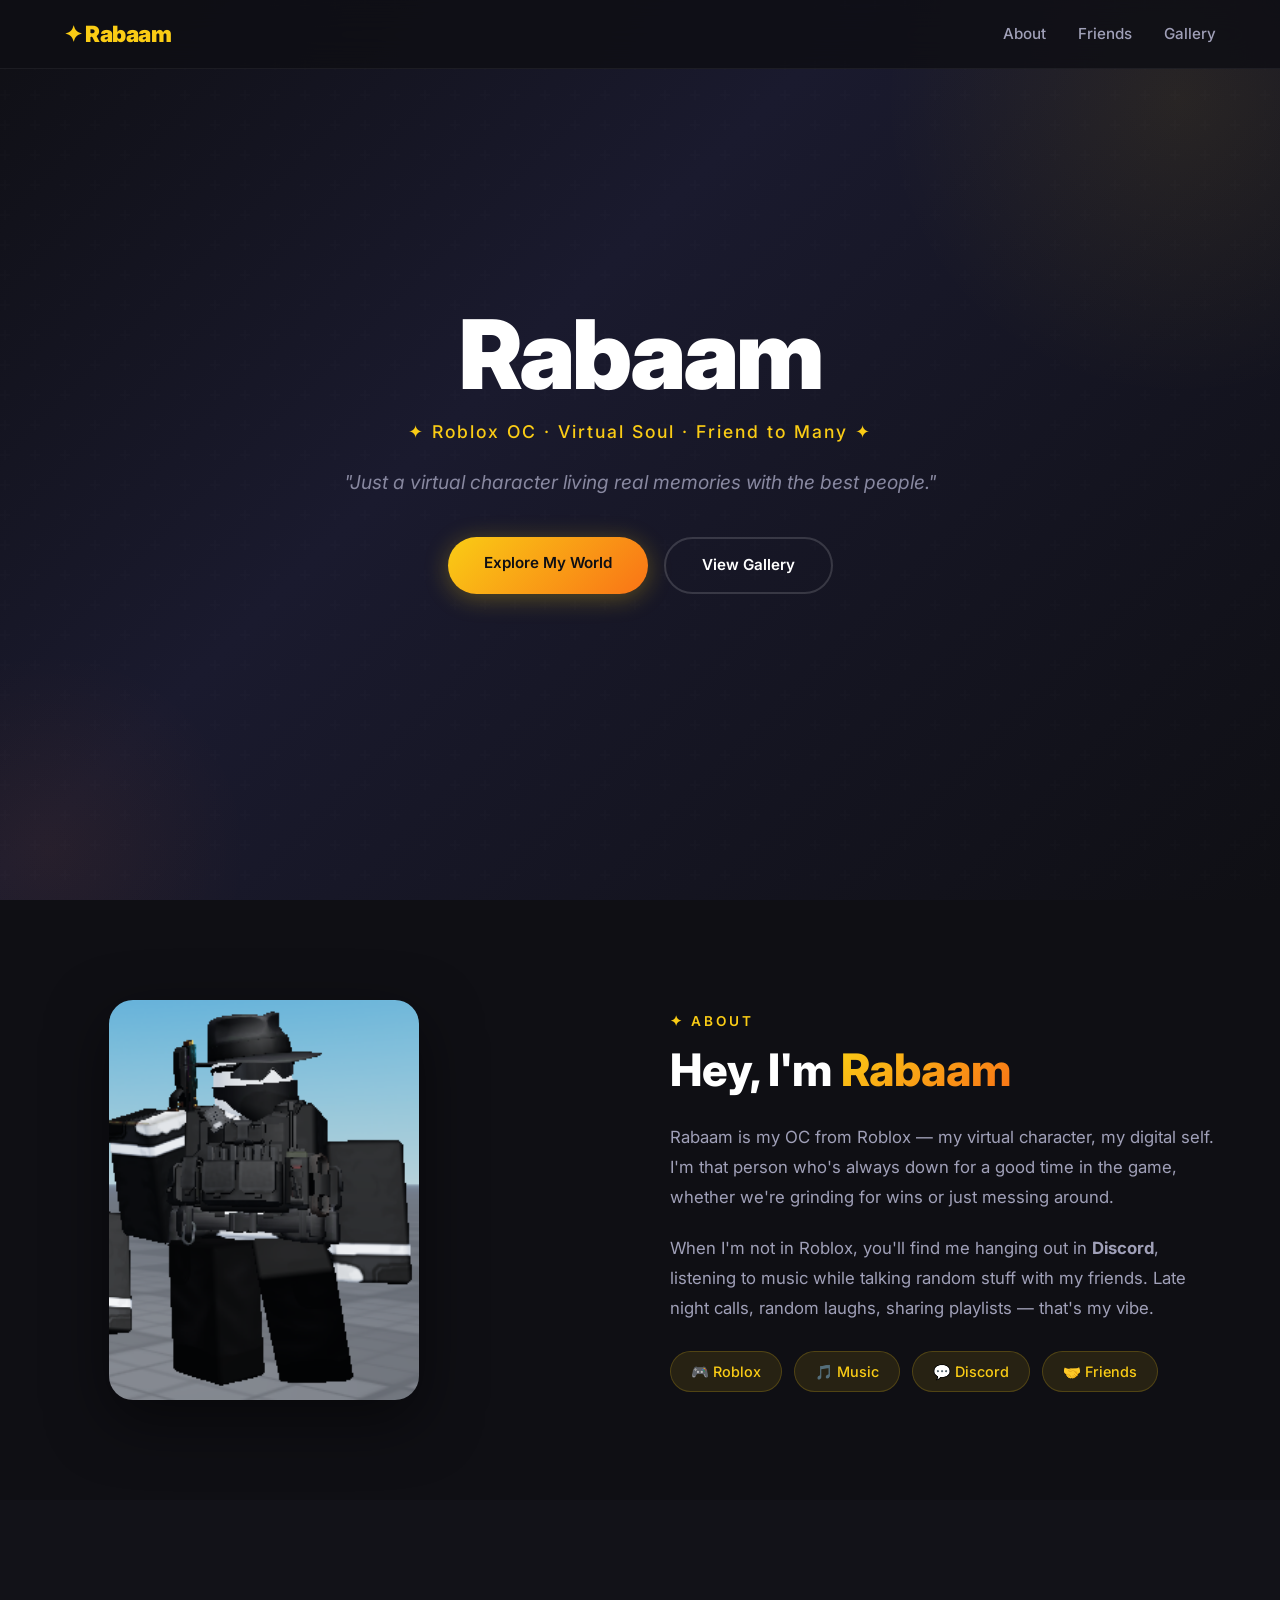
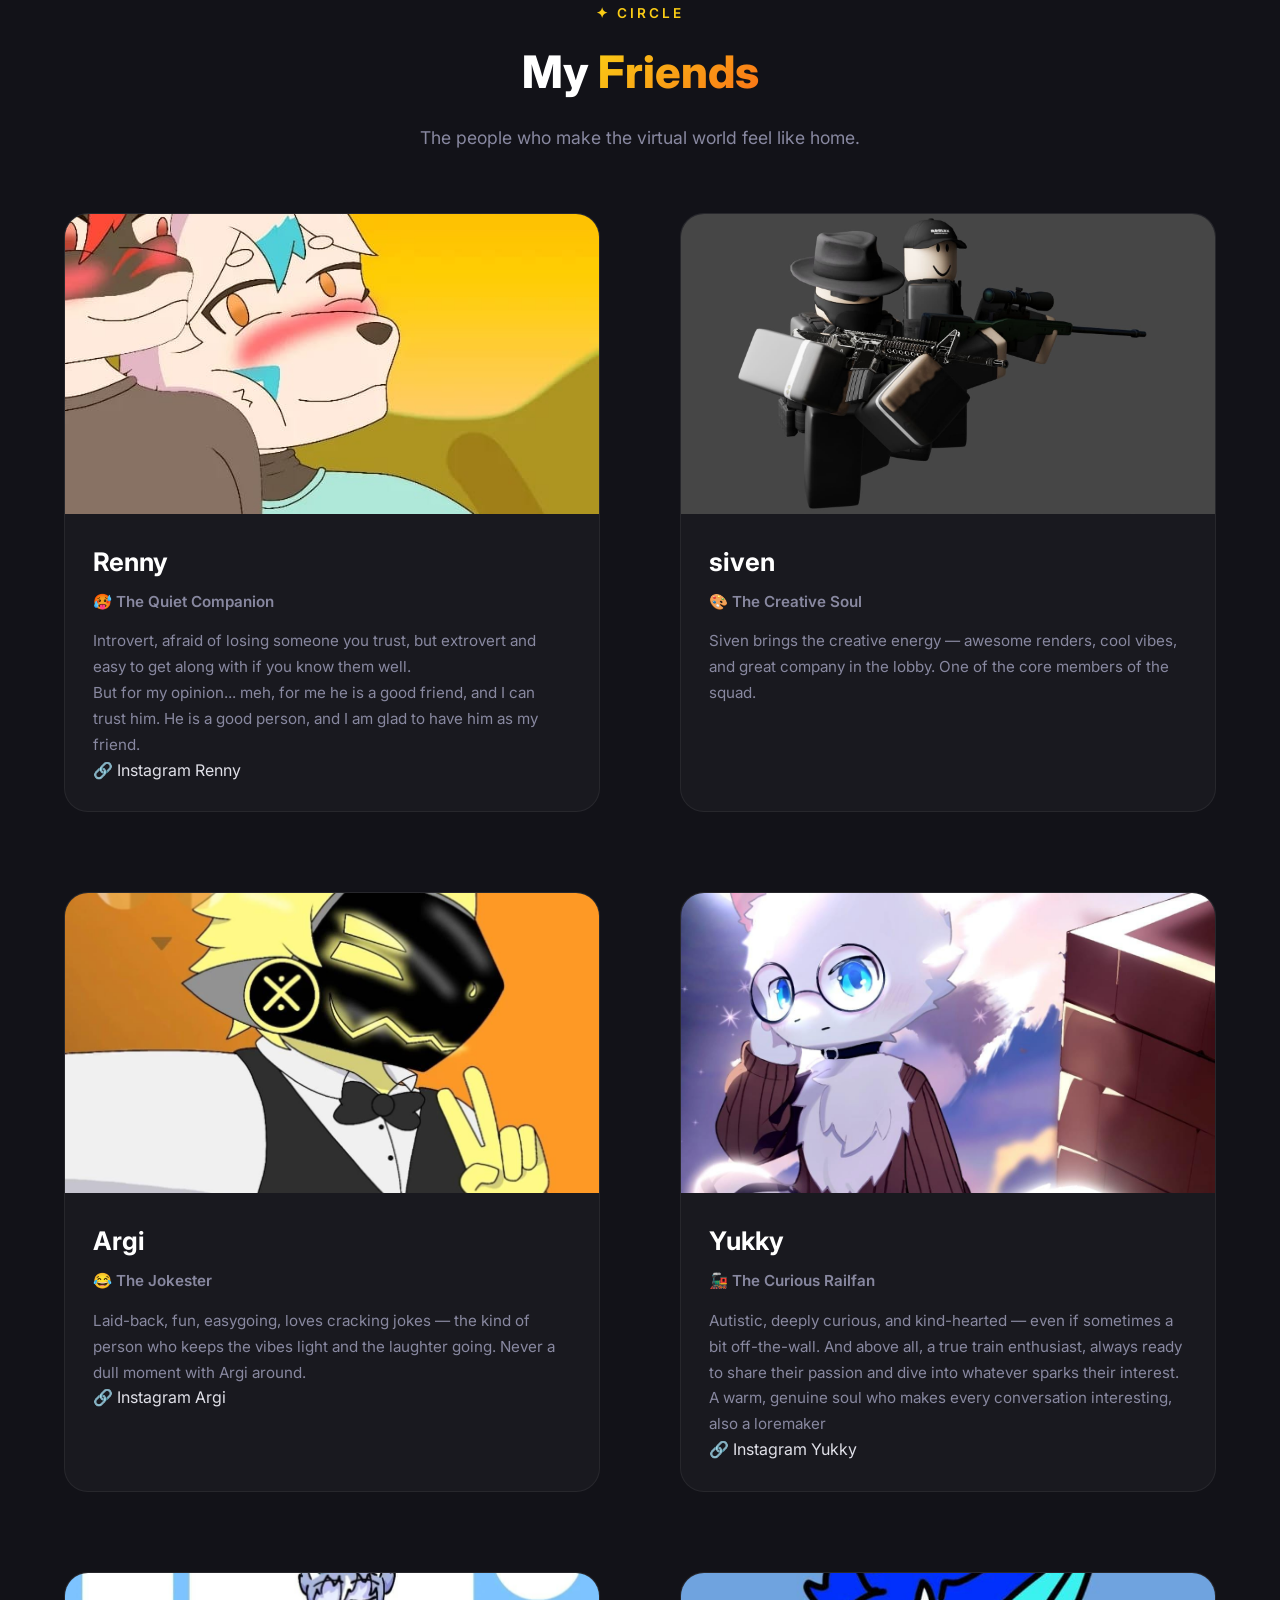
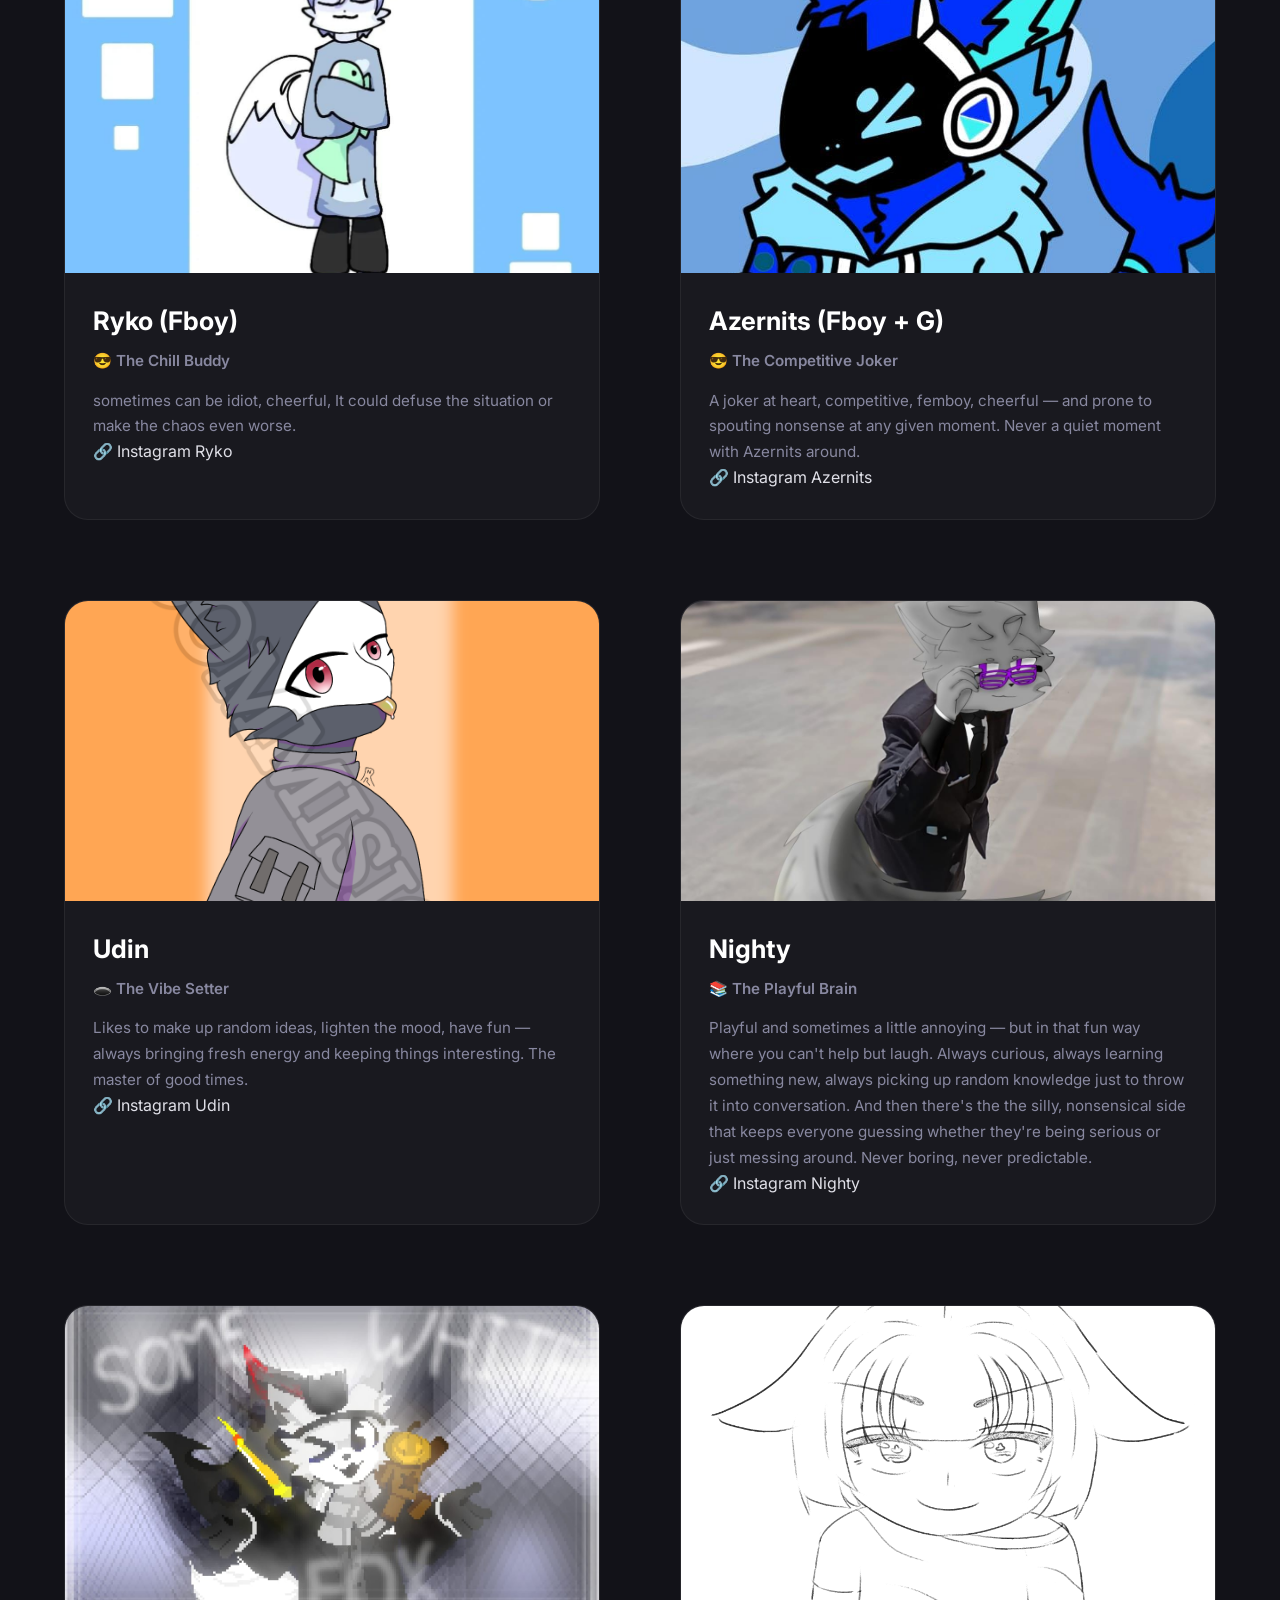
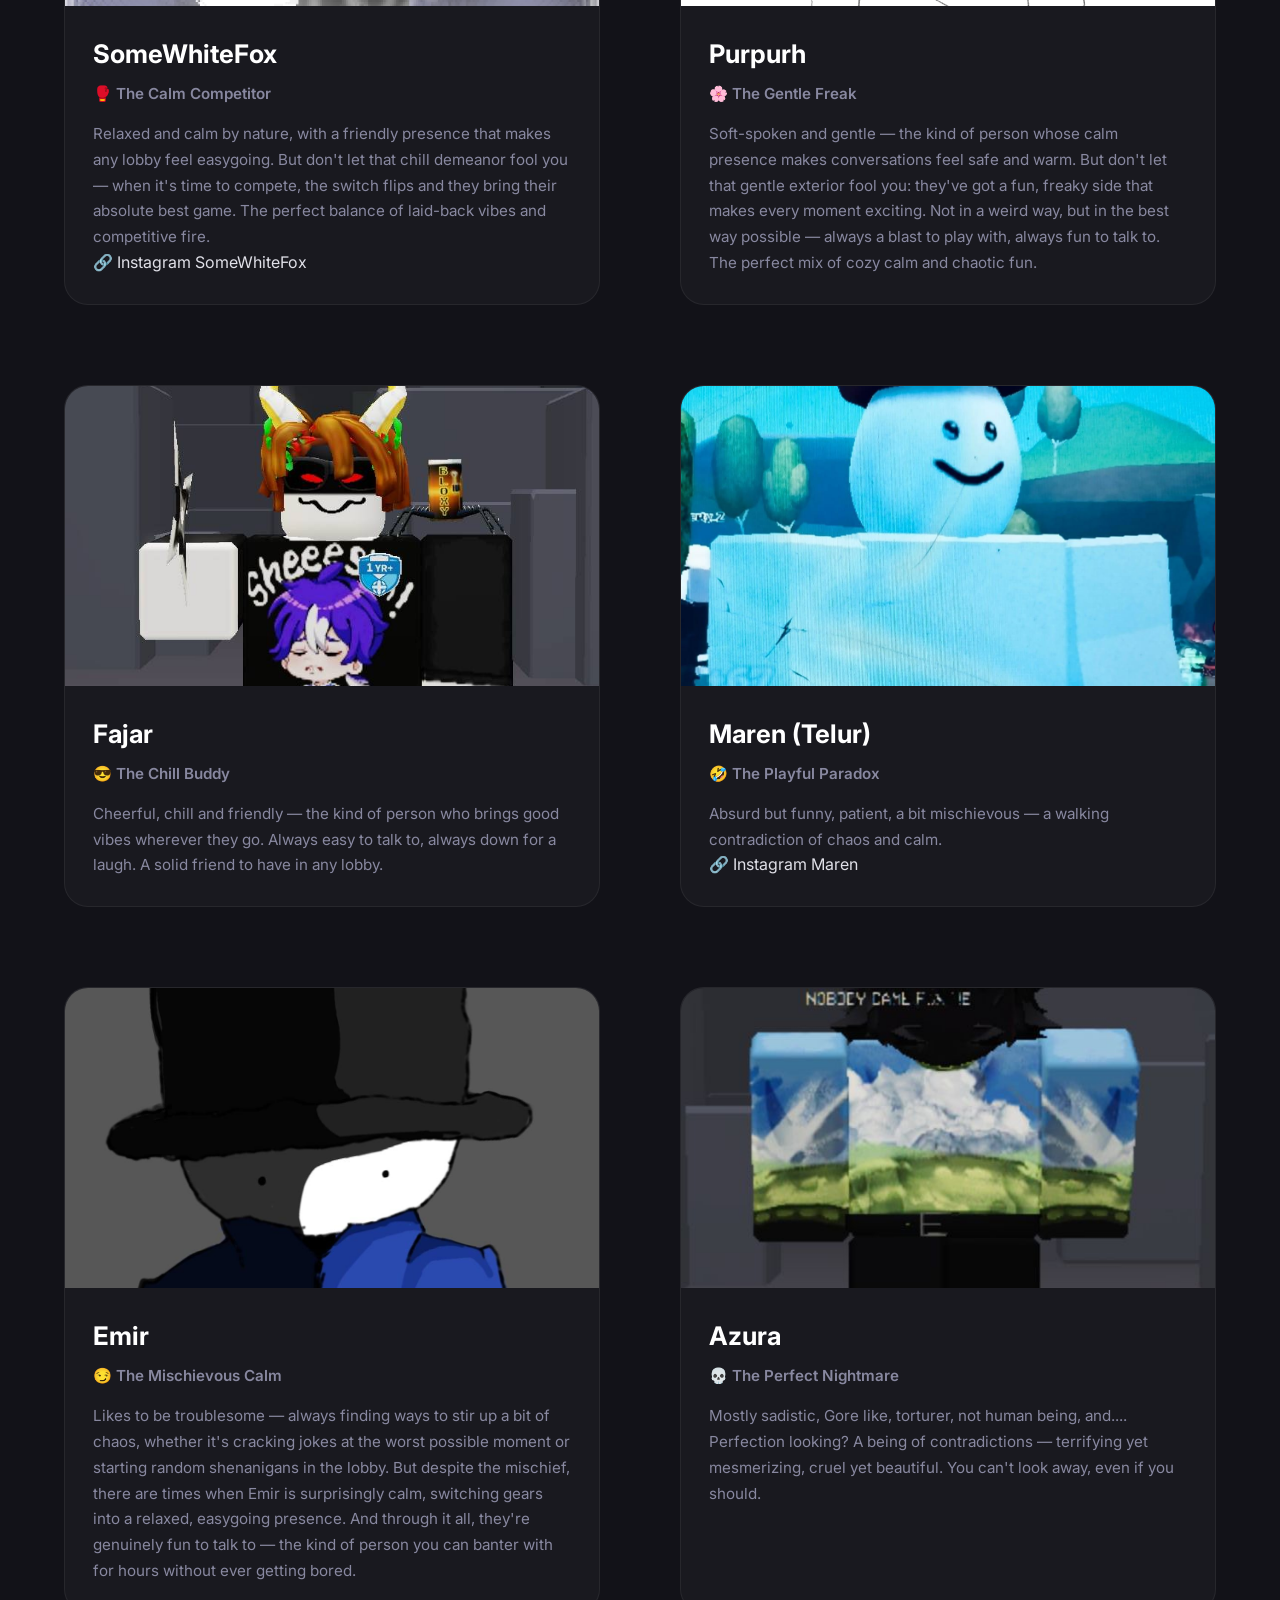
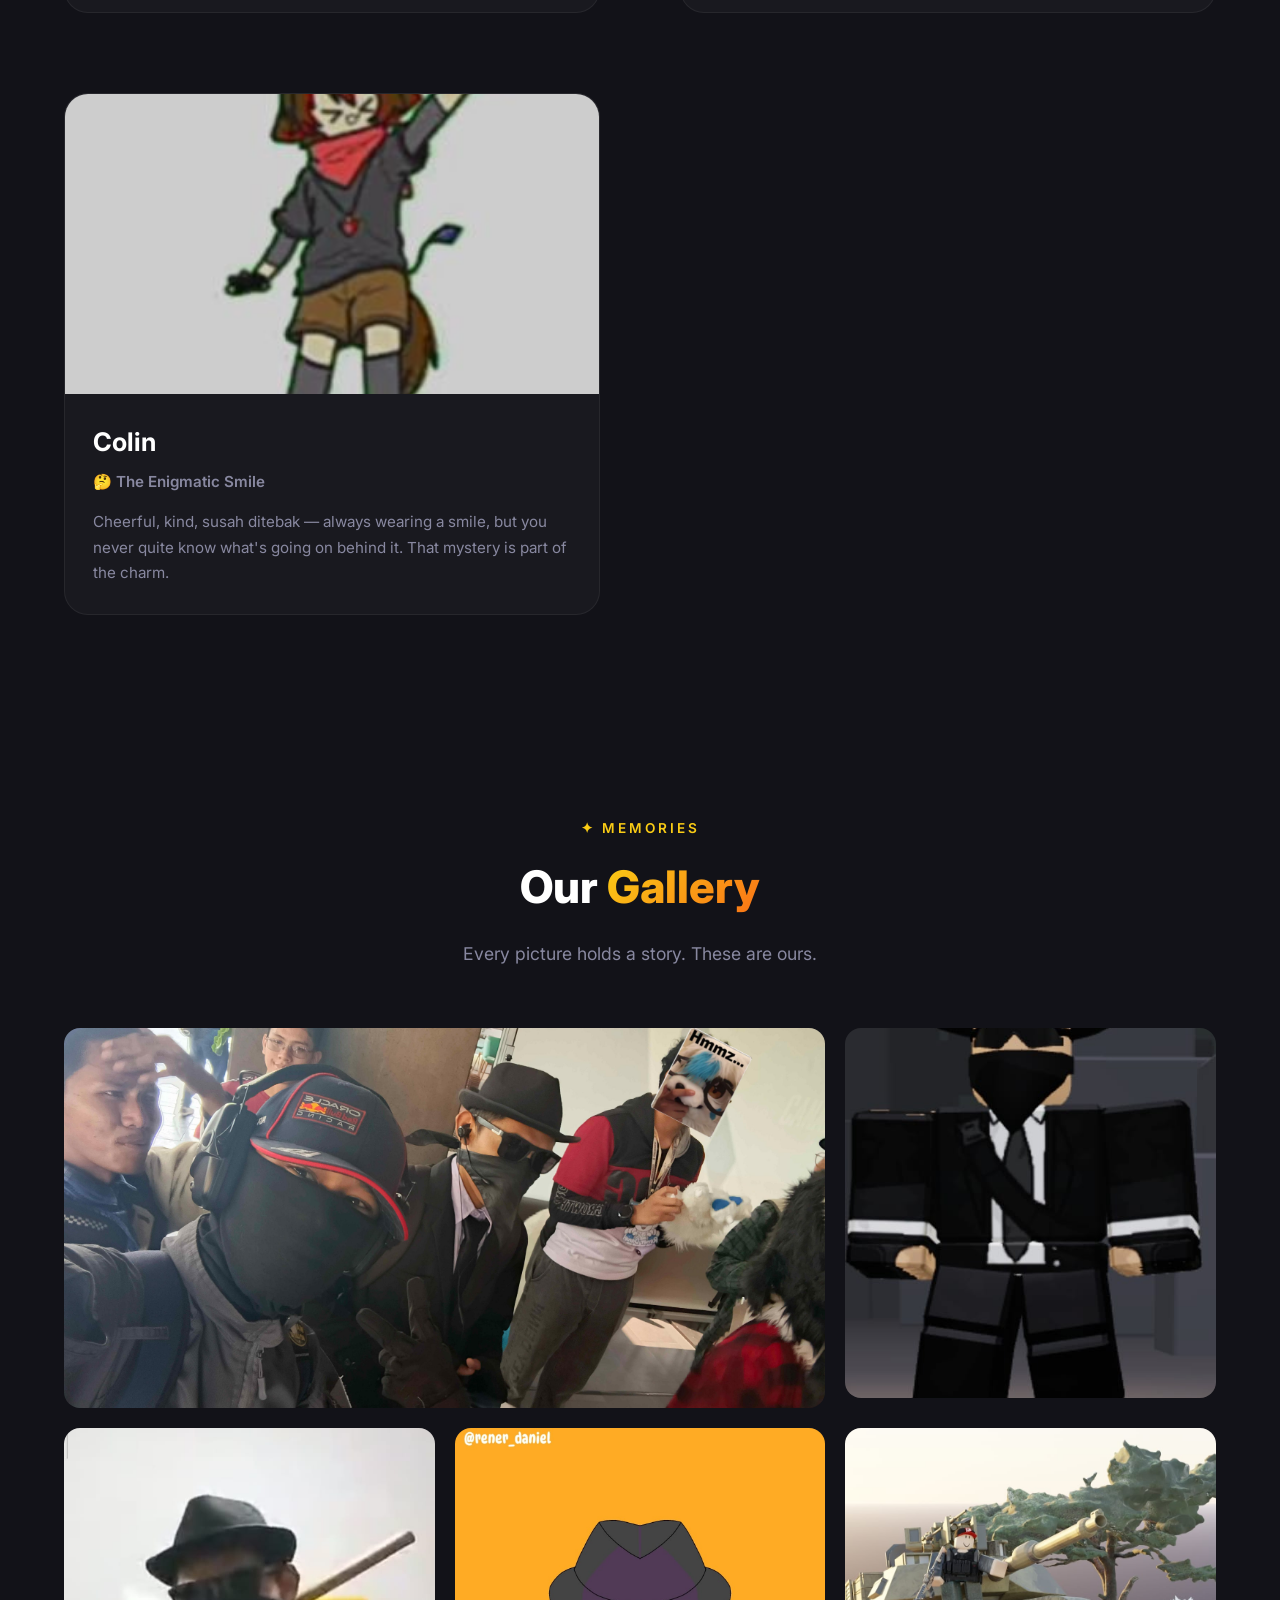
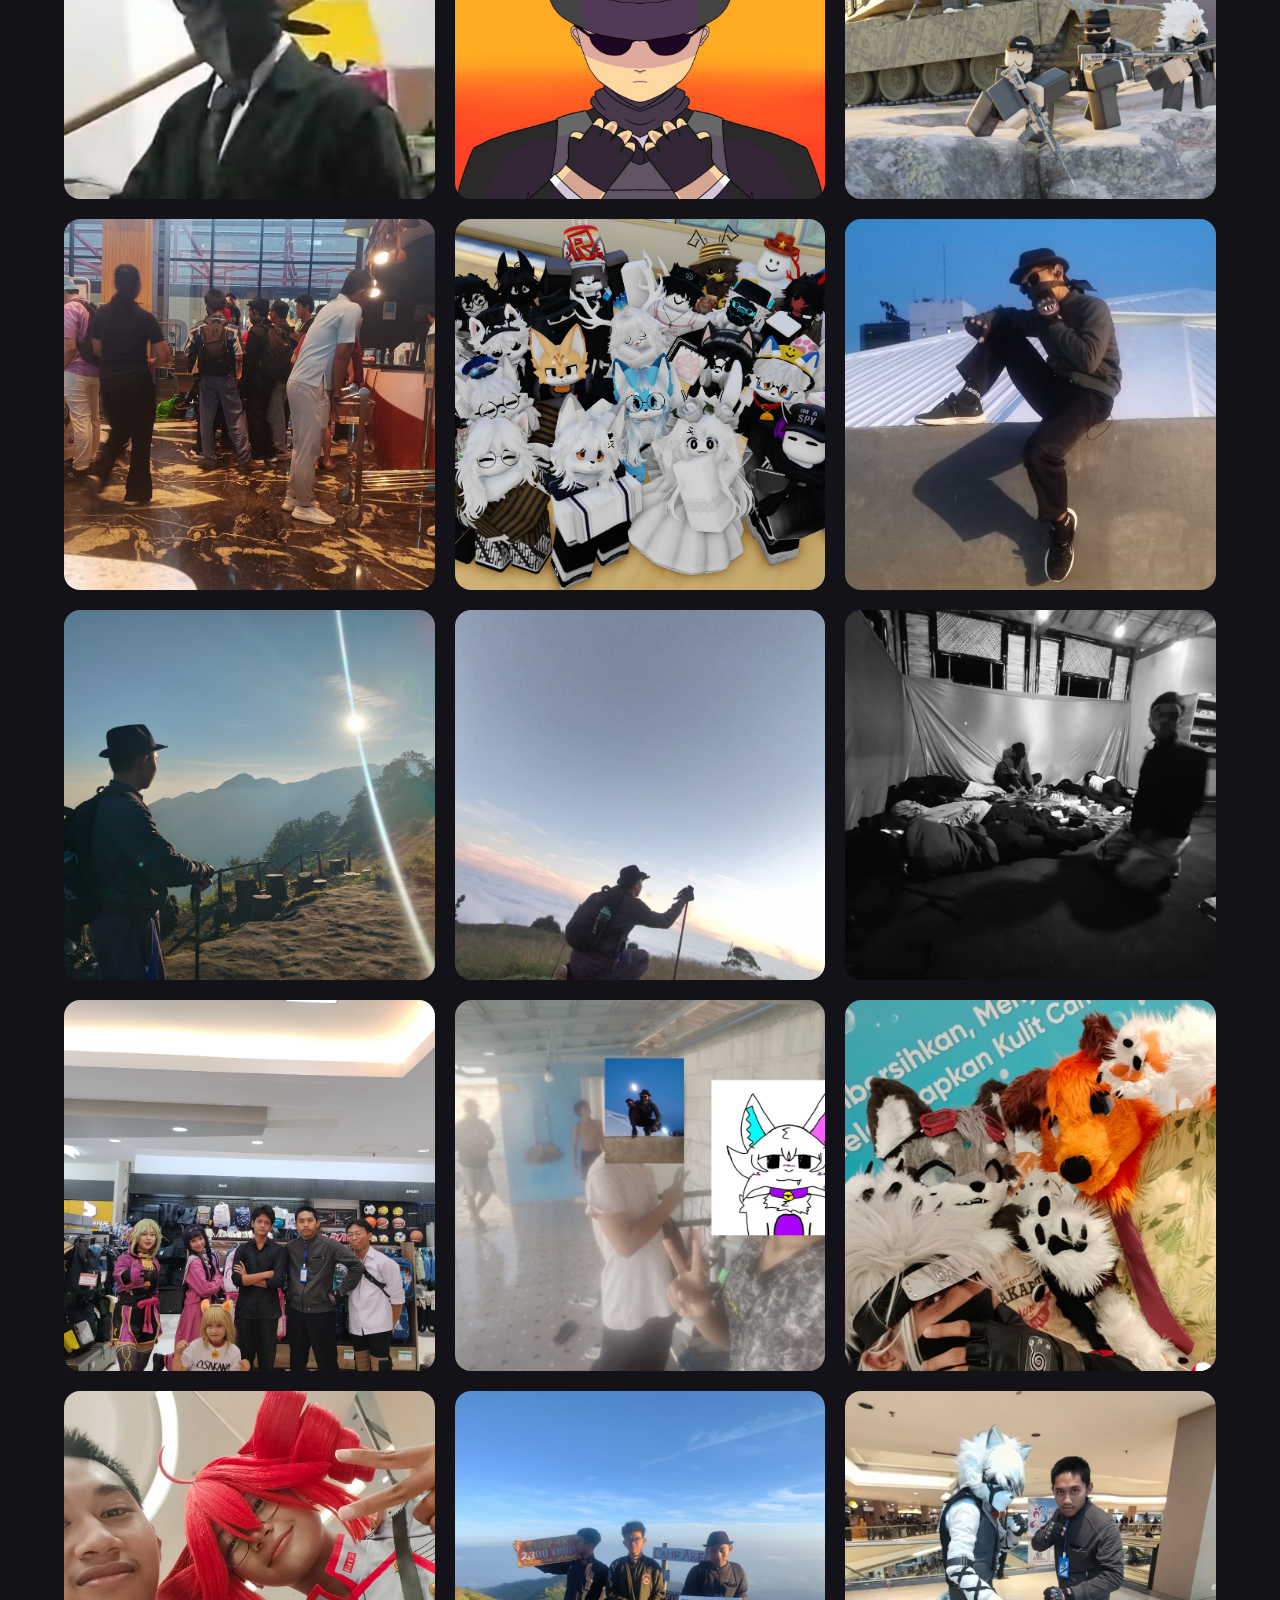
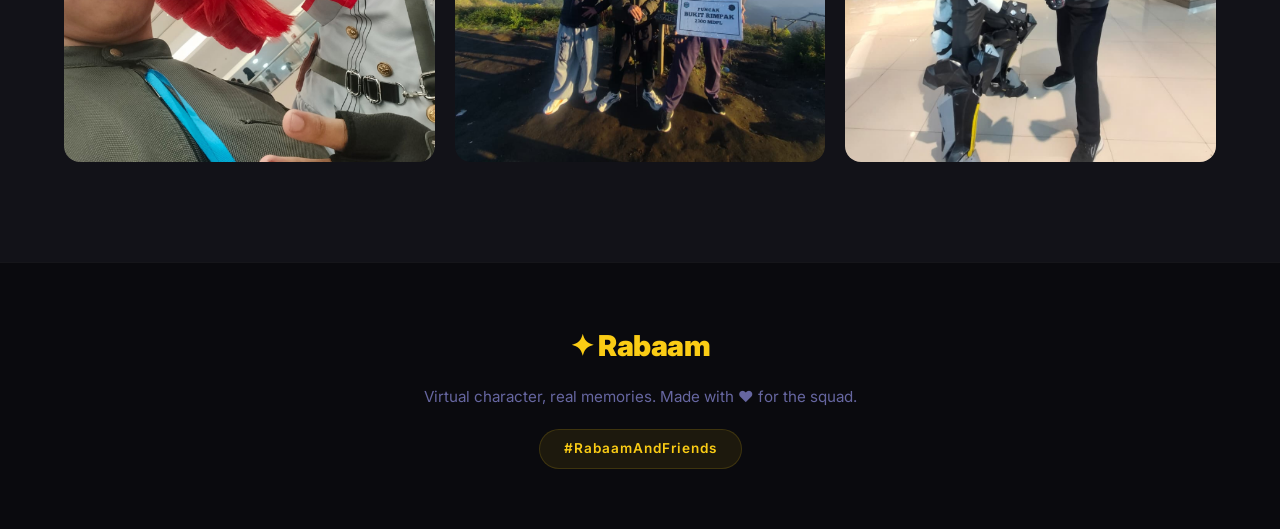
<file: index.html>
<!doctype html>
<html lang="id">
  <head>
    <meta charset="UTF-8" />
    <meta name="viewport" content="width=device-width, initial-scale=1.0" />
    <title>Rabaam & Friends</title>
    <link rel="stylesheet" href="CSS.css" />
    <link href="https://fonts.googleapis.com/css2?family=Inter:wght@300;400;600;700;800;900&display=swap" rel="stylesheet" />

    <link rel="icon" href="/icon.png" />
    <meta property="og:image" content="/icon.png" />
    <meta property="twitter:image" content="/art from renny.jpeg" />
    
    <meta name="description" content="Official Website of Rabaam & Friends" />
    <meta property="og:title" content="Rabaam & Friends" />
    <meta property="og:description" content="Official Website of Rabaam & Friends" />
  </head>
<body>

    <!-- ====== NAVBAR ====== -->
    <nav class="navbar">
        <div class="nav-container">
            <span class="logo">&#10022; Rabaam</span>
            <ul class="nav-links">
                <li><a href="#about">About</a></li>
                <li><a href="#friends">Friends</a></li>
                <li><a href="#gallery">Gallery</a></li>
            </ul>
        </div>
    </nav>

    <!-- ====== HERO SECTION ====== -->
    <section class="hero">
        <div class="hero-overlay"></div>
        <div class="hero-content">
            <h1 class="hero-title">Rabaam</h1>
            <p class="hero-subtitle">&#10022; Roblox OC &#183; Virtual Soul &#183; Friend to Many &#10022;</p>
            <p class="hero-tagline">"Just a virtual character living real memories with the best people."</p>
            <div class="hero-cta">
                <a href="#about" class="btn btn-primary">Explore My World</a>
                <a href="#gallery" class="btn btn-outline">View Gallery</a>
            </div>
    </section>

    <!-- ====== ABOUT SECTION ====== -->
    <section id="about" class="section about-section">
        <div class="container">
            <div class="about-grid">
                <div class="about-image">
                    <img src="rabaam (tactical).png" alt="Rabaam (Tactical)" />
                </div>
                <div class="about-text">
                    <span class="section-tag">&#10022; About</span>
                    <h2>Hey, I'm <span class="highlight">Rabaam</span></h2>
                    <p>
                        Rabaam is my OC from Roblox &#8212; my virtual character, my digital self. 
                        I'm that person who's always down for a good time in the game, 
                        whether we're grinding for wins or just messing around.
                    </p>
                    <p>
                        When I'm not in Roblox, you'll find me hanging out in <strong>Discord</strong>, 
                        listening to music while talking random stuff with my friends. 
                        Late night calls, random laughs, sharing playlists &#8212; that's my vibe.
                    </p>
                    <div class="hobbies">
                        <span class="hobby-tag">&#127918; Roblox</span>
                        <span class="hobby-tag">&#127925; Music</span>
                        <span class="hobby-tag">&#128172; Discord</span>
                        <span class="hobby-tag">&#129309; Friends</span>
                    </div>
            </div>
    </section>

    <!-- ====== FRIENDS SECTION ====== -->
    <section id="friends" class="section friends-section">
        <div class="container">
            <div class="section-header">
                <span class="section-tag">&#10022; Circle</span>
                <h2>My <span class="highlight">Friends</span></h2>
                <p class="section-desc">The people who make the virtual world feel like home.</p>
            </div>

            <div class="friends-grid">
                <!-- Renny -->
                <div class="friend-card">
                    <div class="friend-img">
                        <img src="renny oc.jpeg" alt="Renny" />
                    </div>
                    <div class="friend-info">
                        <h3>Renny</h3>
                        <p class="friend-role">&#129397; The Quiet Companion</p>
                        <p>
                            Introvert, afraid of losing someone you trust, but extrovert and easy to get along with if you know them well.
                        </p>
                        <p>
                            But for my opinion... meh, for me he is a good friend, and I can trust him. He is a good person, and I am glad to have him as my friend.
                        </p>
                        <a href="https://www.instagram.com/rener_daniell?utm_source=ig_web_button_share_sheet&igsh=ZDNlZDc0MzIxNw==" target="_blank" class="friend-link">&#128279; Instagram Renny</a>
                    </div>
                </div>

                <!-- Siven -->
                <div class="friend-card">
                    <div class="friend-img">
                        <img src="render syam.jpeg" alt="Syam" />
                    </div>
                    <div class="friend-info">
                        <h3>siven</h3>
                        <p class="friend-role">&#127912; The Creative Soul</p>
                        <p>
                            Siven brings the creative energy &#8212; awesome renders, cool vibes, 
                            and great company in the lobby. One of the core members of the squad.
                        </p>
                    </div>
                </div>

                <!-- Argi -->
                <div class="friend-card">
                    <div class="friend-img">
                        <img src="Argi (2).jpeg" alt="Argi" />
                    </div>
                    <div class="friend-info">
                        <h3>Argi</h3>
                        <p class="friend-role">&#128514; The Jokester</p>
                        <p>
                            Laid-back, fun, easygoing, loves cracking jokes &#8212; the kind of person who keeps the vibes light and the laughter going. Never a dull moment with Argi around.
                        </p>
                        <a href="https://www.instagram.com/argeantz?utm_source=ig_web_button_share_sheet&igsh=ZDNlZDc0MzIxNw==" target="_blank" class="friend-link">&#128279; Instagram Argi</a>
                    </div>
                </div> 

                <!-- Yukky -->
                <div class="friend-card">
                    <div class="friend-img">
                        <img src="Yukky.jpeg" alt="Yukky" />
                    </div>
                    <div class="friend-info">
                        <h3>Yukky</h3>
                        <p class="friend-role">&#128642; The Curious Railfan</p>
                        <p>
                            Autistic, deeply curious, and kind-hearted &#8212; even if sometimes a bit off-the-wall. And above all, a true train enthusiast, always ready to share their passion and dive into whatever sparks their interest. A warm, genuine soul who makes every conversation interesting, also a loremaker
                        </p>
                        <a href="https://www.instagram.com/mr_what713?utm_source=ig_web_button_share_sheet&igsh=ZDNlZDc0MzIxNw==" target="_blank" class="friend-link">&#128279; Instagram Yukky</a>
                    </div>
                </div>

                <!-- Ryko -->
                <div class="friend-card">
                    <div class="friend-img">
                        <img src="Ryko.jpeg" alt="Ryko" />
                    </div>
                    <div class="friend-info">
                        <h3>Ryko (Fboy)</h3>
                        <p class="friend-role">&#128526; The Chill Buddy</p>
                        <p>
                            sometimes can be idiot, cheerful, It could defuse the situation or make the chaos even worse.
                        </p>
                        <a href="https://www.instagram.com/aikoiko71?utm_source=ig_web_button_share_sheet&igsh=ZDNlZDc0MzIxNw==" target="_blank" class="friend-link">&#128279; Instagram Ryko</a>
                    </div>
                </div>

                <!-- Azernits -->
                <div class="friend-card">
                    <div class="friend-img">
                        <img src="azernits.jpeg" alt="Azernits" />
                    </div>
                    <div class="friend-info">
                        <h3>Azernits (Fboy + G)</h3>
                        <p class="friend-role">&#128526; The Competitive Joker</p>
                        <p>
                            A joker at heart, competitive, femboy, cheerful &#8212; and prone to spouting nonsense at any given moment. Never a quiet moment with Azernits around.
                        </p>
                        <a href="https://www.instagram.com/azernits?utm_source=ig_web_button_share_sheet&igsh=ZDNlZDc0MzIxNw==" target="_blank" class="friend-link">&#128279; Instagram Azernits</a>
                    </div>
                </div>

                <!-- Udin -->
                <div class="friend-card">
                    <div class="friend-img">
                        <img src="udin.png" alt="Udin" />
                    </div>
                    <div class="friend-info">
                        <h3>Udin</h3>
                        <p class="friend-role">&#128371;&#65039; The Vibe Setter</p>
                        <p>
                            Likes to make up random ideas, lighten the mood, have fun &#8212; always bringing fresh energy and keeping things interesting. The master of good times.
                        </p>
                        <a href="https://www.instagram.com/awan.udin_?utm_source=ig_web_button_share_sheet&igsh=ZDNlZDc0MzIxNw==" target="_blank" class="friend-link">&#128279; Instagram Udin</a>
                    </div>
                </div> 

                <!-- NightShade -->
                <div class="friend-card">
                    <div class="friend-img">
                        <img src="NightShade.jpeg" alt="NightShade" />
                    </div>
                    <div class="friend-info">
                        <h3>Nighty</h3>
                        <p class="friend-role">&#128218; The Playful Brain</p>
                        <p>
                            Playful and sometimes a little annoying &#8212; but in that fun way where you can't help but laugh. Always curious, always learning something new, always picking up random knowledge just to throw it into conversation. And then there's the the silly, nonsensical side that keeps everyone guessing whether they're being serious or just messing around. Never boring, never predictable.
                        </p>
                        <a href="https://www.instagram.com/unofficial_ocs_artdraw?utm_source=ig_web_button_share_sheet&igsh=ZDNlZDc0MzIxNw==" target="_blank" class="friend-link">&#128279; Instagram Nighty</a>
                    </div>
                </div>

                <!-- SomeWhiteFox -->
                <div class="friend-card">
                    <div class="friend-img">
                        <img src="SomeWhiteFox (N1GHTM4R3).jpeg" alt="SomeWhiteFox" />
                    </div>
                    <div class="friend-info">
                        <h3>SomeWhiteFox</h3>
                        <p class="friend-role">&#129354; The Calm Competitor</p>
                        <p>
                            Relaxed and calm by nature, with a friendly presence that makes any lobby feel easygoing. But don't let that chill demeanor fool you &#8212; when it's time to compete, the switch flips and they bring their absolute best game. The perfect balance of laid-back vibes and competitive fire.
                        </p>
                        <a href="https://www.instagram.com/just_shirokitto?utm_source=qr&igsh=NGx0cXZvcDg4a3Aw" target="_blank" class="friend-link">&#128279; Instagram SomeWhiteFox</a>
                    </div>
                </div>

                <!-- Purpurh -->
                <div class="friend-card">
                    <div class="friend-img">
                        <img src="purpurh.png" alt="Purpurh" />
                    </div>
                    <div class="friend-info">
                        <h3>Purpurh</h3>
                        <p class="friend-role">&#127800; The Gentle Freak</p>
                        <p>
                            Soft-spoken and gentle &#8212; the kind of person whose calm presence makes conversations feel safe and warm. But don't let that gentle exterior fool you: they've got a fun, freaky side that makes every moment exciting. Not in a weird way, but in the best way possible &#8212; always a blast to play with, always fun to talk to. The perfect mix of cozy calm and chaotic fun.
                        </p>
                    </div>
                </div>

                <!-- Fajar -->
                <div class="friend-card">
                    <div class="friend-img">
                        <img src="fajar (N1GHTM4R3).jpg" alt="Fajar" />
                    </div>
                    <div class="friend-info">
                        <h3>Fajar</h3>
                        <p class="friend-role">&#128526; The Chill Buddy</p>
                        <p>
                            Cheerful, chill and friendly &#8212; the kind of person who brings good vibes wherever they go. Always easy to talk to, always down for a laugh. A solid friend to have in any lobby.
                        </p>
                    </div>
                </div>

                <!-- Maren (Telur) -->
                <div class="friend-card">
                    <div class="friend-img">
                        <img src="Maren (Telur N1GHTM4R3).jpeg" alt="Maren (Telur)" />
                    </div>
                    <div class="friend-info">
                        <h3>Maren (Telur)</h3>
                        <p class="friend-role">&#129315; The Playful Paradox</p>
                        <p>
                            Absurd but funny, patient, a bit mischievous &#8212; a walking contradiction of chaos and calm.
                        </p>
                    <a href="https://www.instagram.com/mrentelur_?utm_source=ig_web_button_share_sheet&igsh=ZDNlZDc0MzIxNw==" target="_blank" class="friend-link">&#128279; Instagram Maren</a>
                    </div>
                </div>

                <!-- Emir -->
                <div class="friend-card">
                    <div class="friend-img">
                        <img src="Emir (N1GHTM4R3).jpeg" alt="Emir" />
                    </div>
                    <div class="friend-info">
                        <h3>Emir</h3>
                        <p class="friend-role">&#128527; The Mischievous Calm</p>
                        <p>
                            Likes to be troublesome &#8212; always finding ways to stir up a bit of chaos, whether it's cracking jokes at the worst possible moment or starting random shenanigans in the lobby. But despite the mischief, there are times when Emir is surprisingly calm, switching gears into a relaxed, easygoing presence. And through it all, they're genuinely fun to talk to &#8212; the kind of person you can banter with for hours without ever getting bored.
                        </p>
                    </div>
                </div>

                <!-- Azura -->
                <div class="friend-card">
                    <div class="friend-img">
                        <img src="Azura (N1GHTM4R3).jpg" alt="Azura" />
                    </div>
                    <div class="friend-info">
                        <h3>Azura</h3>
                        <p class="friend-role">&#128128; The Perfect Nightmare</p>
                        <p>
                            Mostly sadistic, Gore like, torturer, not human being, and.... Perfection looking? A being of contradictions &#8212; terrifying yet mesmerizing, cruel yet beautiful. You can't look away, even if you should.
                        </p>
                    </div>
                </div>

                <!-- Colin -->
                <div class="friend-card">
                    <div class="friend-img">
                        <img src="Colin (N1GHTM4R3).jpg" alt="Colin" />
                    </div>
                    <div class="friend-info">
                        <h3>Colin</h3>
                        <p class="friend-role">&#129300; The Enigmatic Smile</p>
                        <p>
                            Cheerful, kind, susah ditebak &#8212; always wearing a smile, but you never quite know what's going on behind it. That mystery is part of the charm.
                        </p>
                    </div>
                </div>

    </section>  

    <!-- ====== GALLERY SECTION ====== -->
    <section id="gallery" class="section gallery-section">
        <div class="container">
            <div class="section-header">
                <span class="section-tag">&#10022; Memories</span>
                <h2>Our <span class="highlight">Gallery</span></h2>
                <p class="section-desc">Every picture holds a story. These are ours.</p>
            </div>

            <div class="gallery-grid">
                <div class="gallery-item wide">
                    <img src="me and my friends on IWAG.jpeg" alt="Me and my friends" />
                    <div class="gallery-overlay">
                        <span>&#129730; Me & My Friends</span>
                    </div>
                </div>
                <div class="gallery-item">
                    <img src="rabaam (nontactical).jpeg" alt="Rabaam (Non-tactical)" />
                    <div class="gallery-overlay">
                        <span>&#128526; Rabaam &#8212; Chill Mode</span>
                    </div>
                </div>
                <div class="gallery-item">
                    <img src="my oc with stick.jpeg" alt="My OC with stick" />
                    <div class="gallery-overlay">
                        <span>&#129668; OC with Stick</span>
                    </div>
                </div>
                <div class="gallery-item">
                    <img src="art from renny.jpeg" alt="Art from Renny" />
                    <div class="gallery-overlay">
                        <span>&#127912; Art by Renny</span>
                    </div>
                </div>
                <div class="gallery-item">
                    <img src="render from syam.jpeg" alt="Render from Syam" />
                    <div class="gallery-overlay">
                        <span>&#10024; Render by Syam</span>
                    </div> 
                </div>
                <div class="gallery-item">
                    <img src="lobby IWAG.jpeg" alt="Lobby IWAG" />
                    <div class="gallery-overlay">
                        <span>&#127918; Lobby IWAG</span>
                    </div>
                </div>
                <div class="gallery-item">
                    <img src="a memoriable.png" alt="A memorable" />
                    <div class="gallery-overlay">
                        <span>&#128150; A Memorable Moment</span>
                    </div>
                </div>
                <div class="gallery-item">
                    <img src="on rooftop.jpeg" alt="On rooftop" />
                    <div class="gallery-overlay">
                        <span>&#127751; On the Rooftop</span>
                    </div>
                </div>
                <div class="gallery-item">
                    <img src="rimpak hill 1.jpeg" alt="Rimpak Hill 1" />
                    <div class="gallery-overlay">
                        <span>&#9968;&#65039; Rimpak Hill</span>
                    </div>
                </div>
                <div class="gallery-item">
                    <img src="rimpak hill 2.jpeg" alt="Rimpak Hill 2" />
                    <div class="gallery-overlay">
                        <span>&#127956;&#65039; Rimpak Hill II</span>
                    </div>
                </div>
                <div class="gallery-item">
                    <img src="sleeping on hill.jpeg" alt="Sleeping on hill" />
                    <div class="gallery-overlay">
                        <span>&#128564; Sleeping on the Hill</span>
                    </div>
                </div>
                <div class="gallery-item">
                    <img src="volunteer.jpeg" alt="Volunteer" />
                    <div class="gallery-overlay">
                        <span>&#129309; Volunteer Day</span>
                    </div>
                </div>
                <div class="gallery-item">
                    <img src="Me & Astro.jpeg" alt="Me and Astro" />
                    <div class="gallery-overlay">
                        <span>&#129303; Me and Astro</span>
                    </div>
                </div>
                <div class="gallery-item">
                    <img src="First time meet with furry.jpeg" alt="Nathan and Zian" />
                    <div class="gallery-overlay">
                        <span>&#128062; Meet with Zian & Nathan</span>
                    </div>
                </div>
                <div class="gallery-item">
                    <img src="teto.jpeg" alt="Teto" />
                    <div class="gallery-overlay">
                        <span>&#128075; meet teto</span>
                    </div>
                </div>
                <div class="gallery-item">
                    <img src="On top of rimpak.jpeg" alt="Me and Astro" />
                    <div class="gallery-overlay">
                        <span>&#127748; On Top of Rimpak</span>
                    </div>
                </div>
                <div class="gallery-item">
                    <img src="kkwp AKA.jpeg" alt="kkwp AKA" />
                    <div class="gallery-overlay">
                        <span>&#127881; Meet with KKWP AKA</span>
                    </div>
            </div>
    </section>

    <!-- ====== FOOTER ====== -->
    <footer class="footer">
        <div class="container">
            <div class="footer-content">
                <span class="footer-logo">&#10022; Rabaam</span>
                <p class="footer-text">Virtual character, real memories. Made with &#10084;&#65039; for the squad.</p>
                <div class="footer-tag">#RabaamAndFriends</div>
        </div>
    </footer>

</body>
</html>
</file>
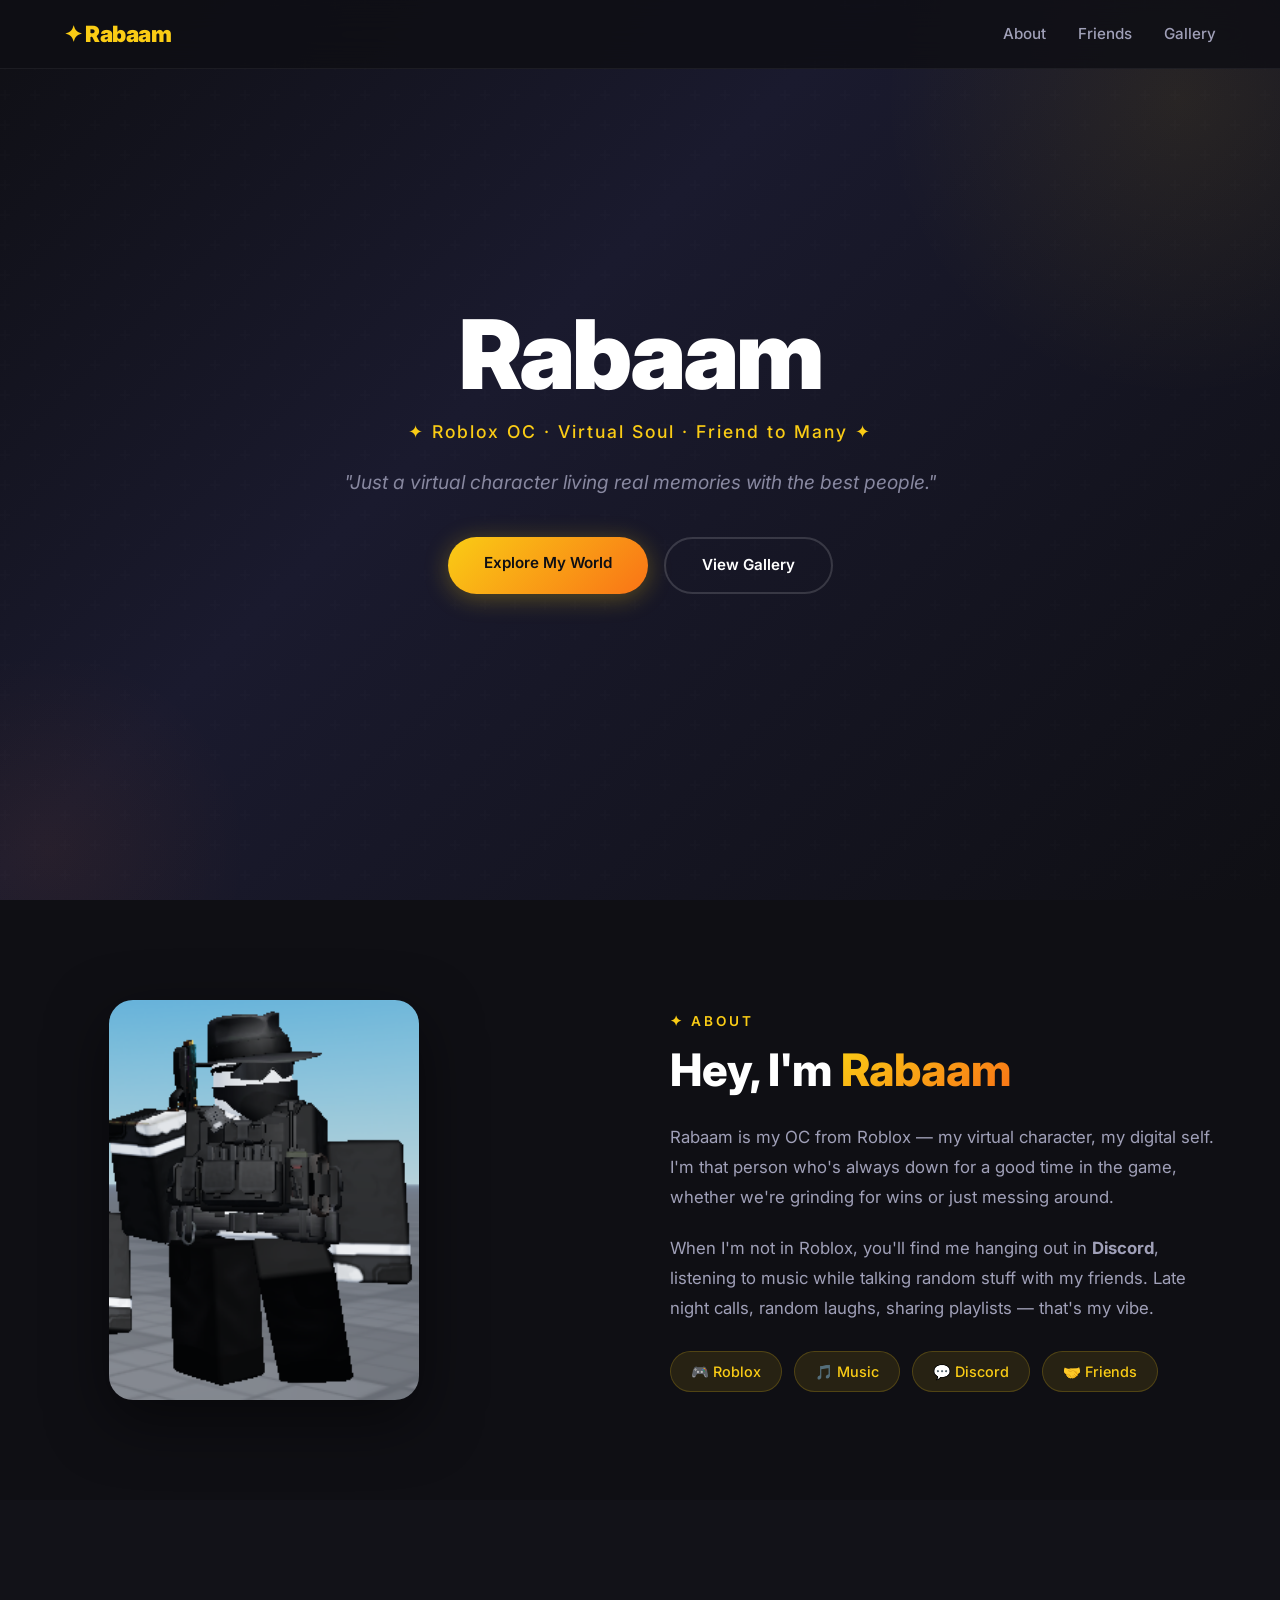
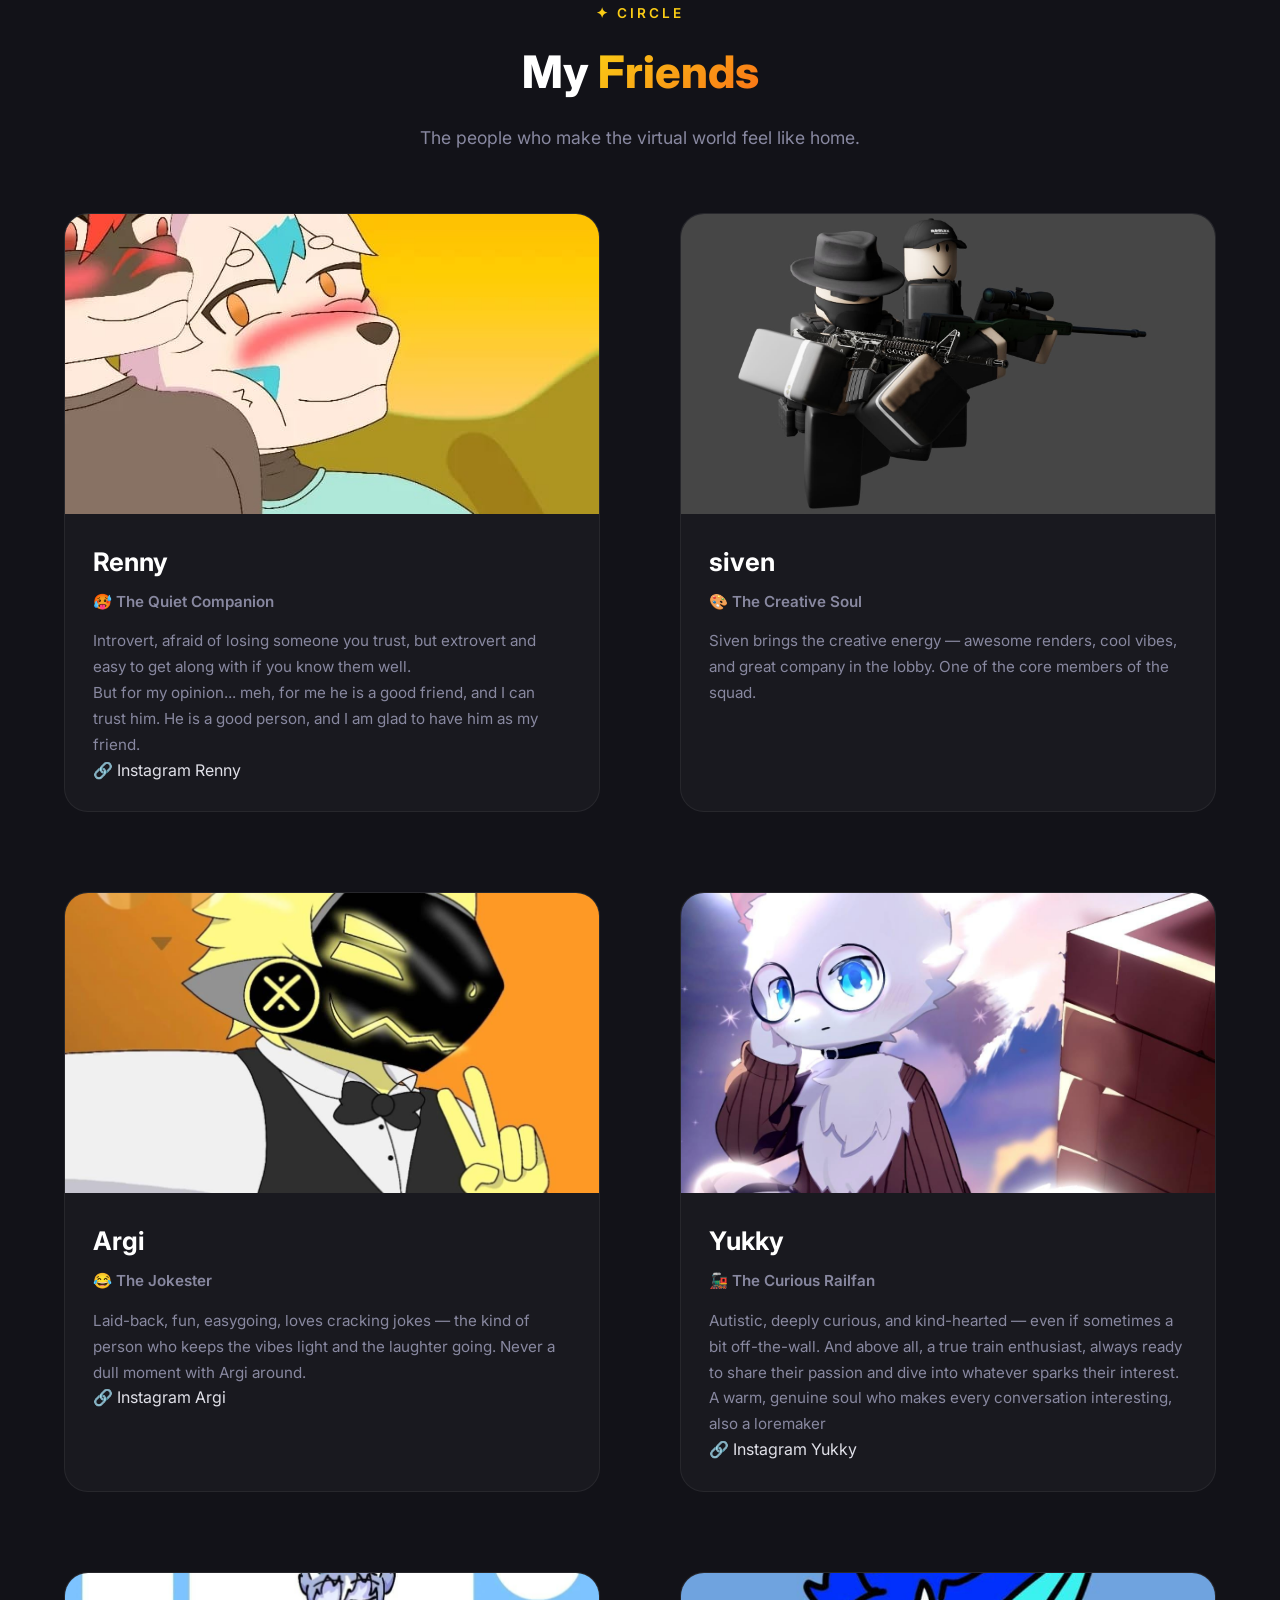
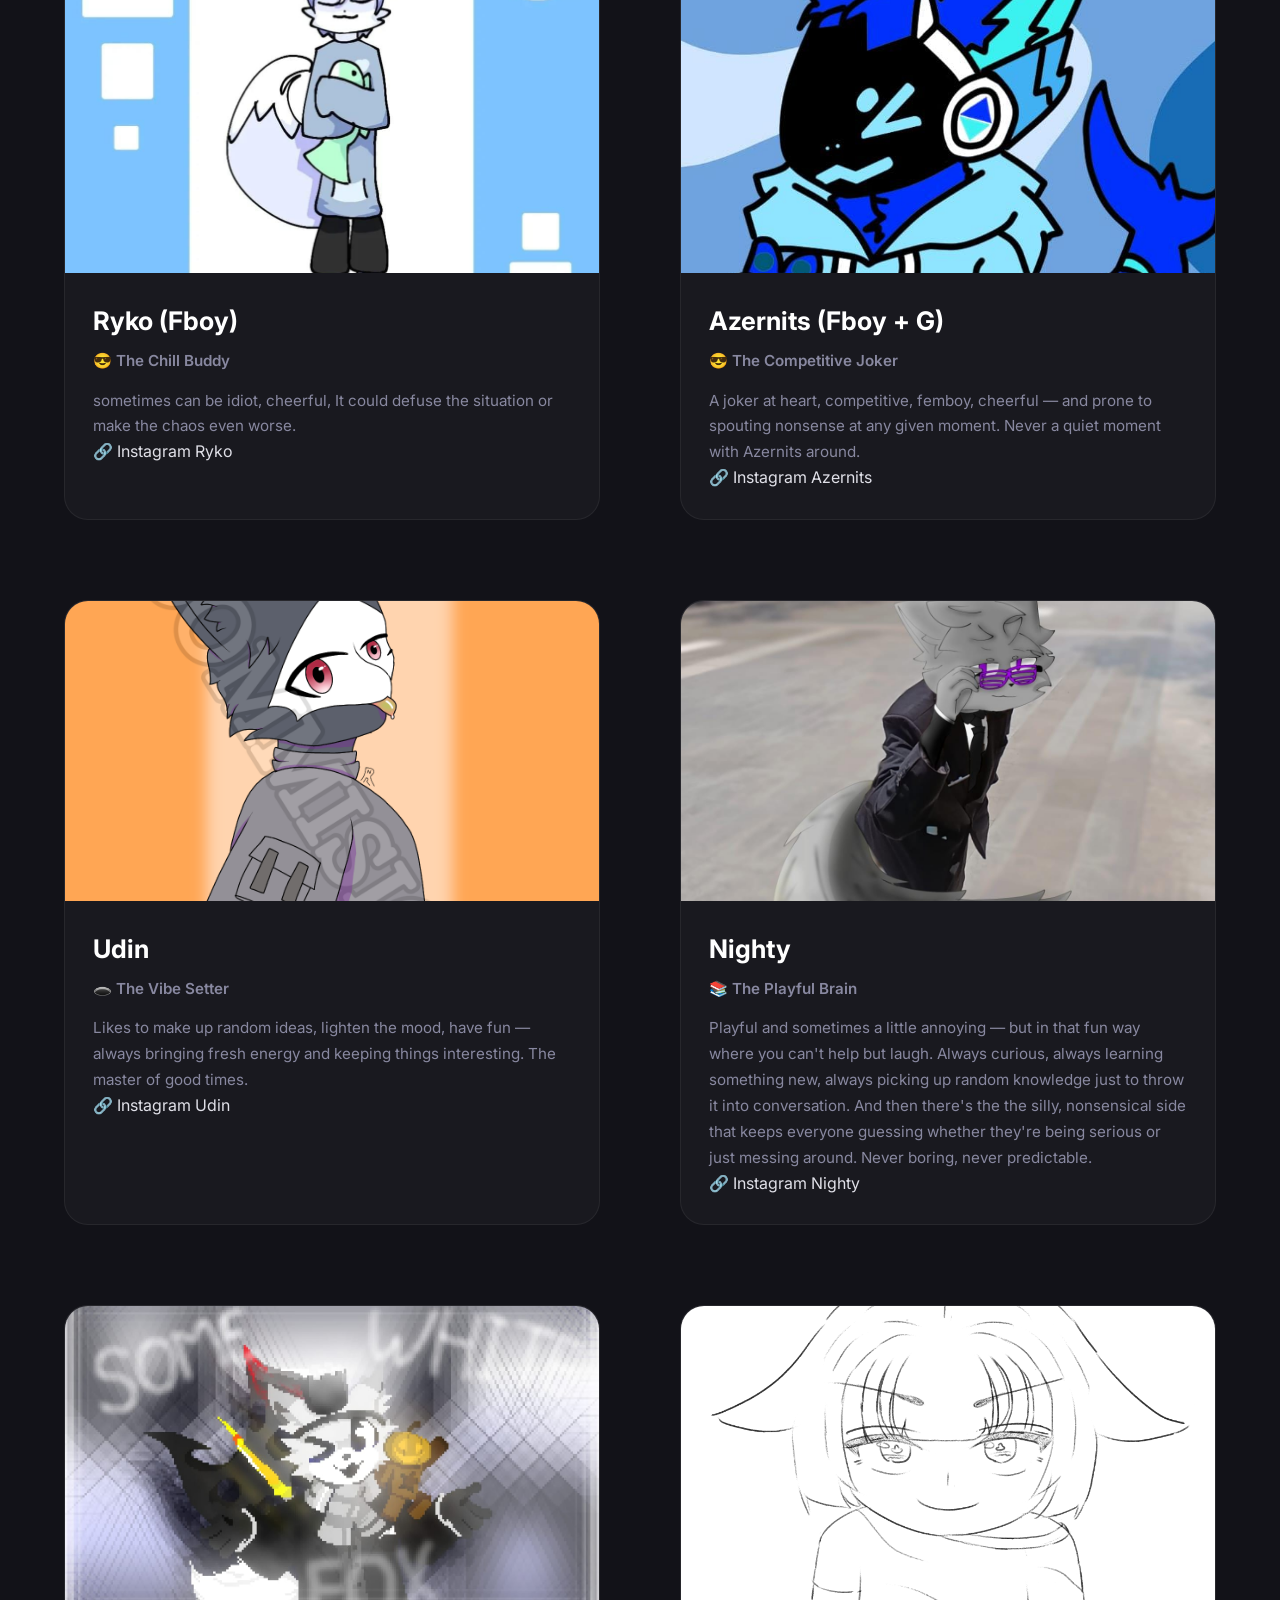
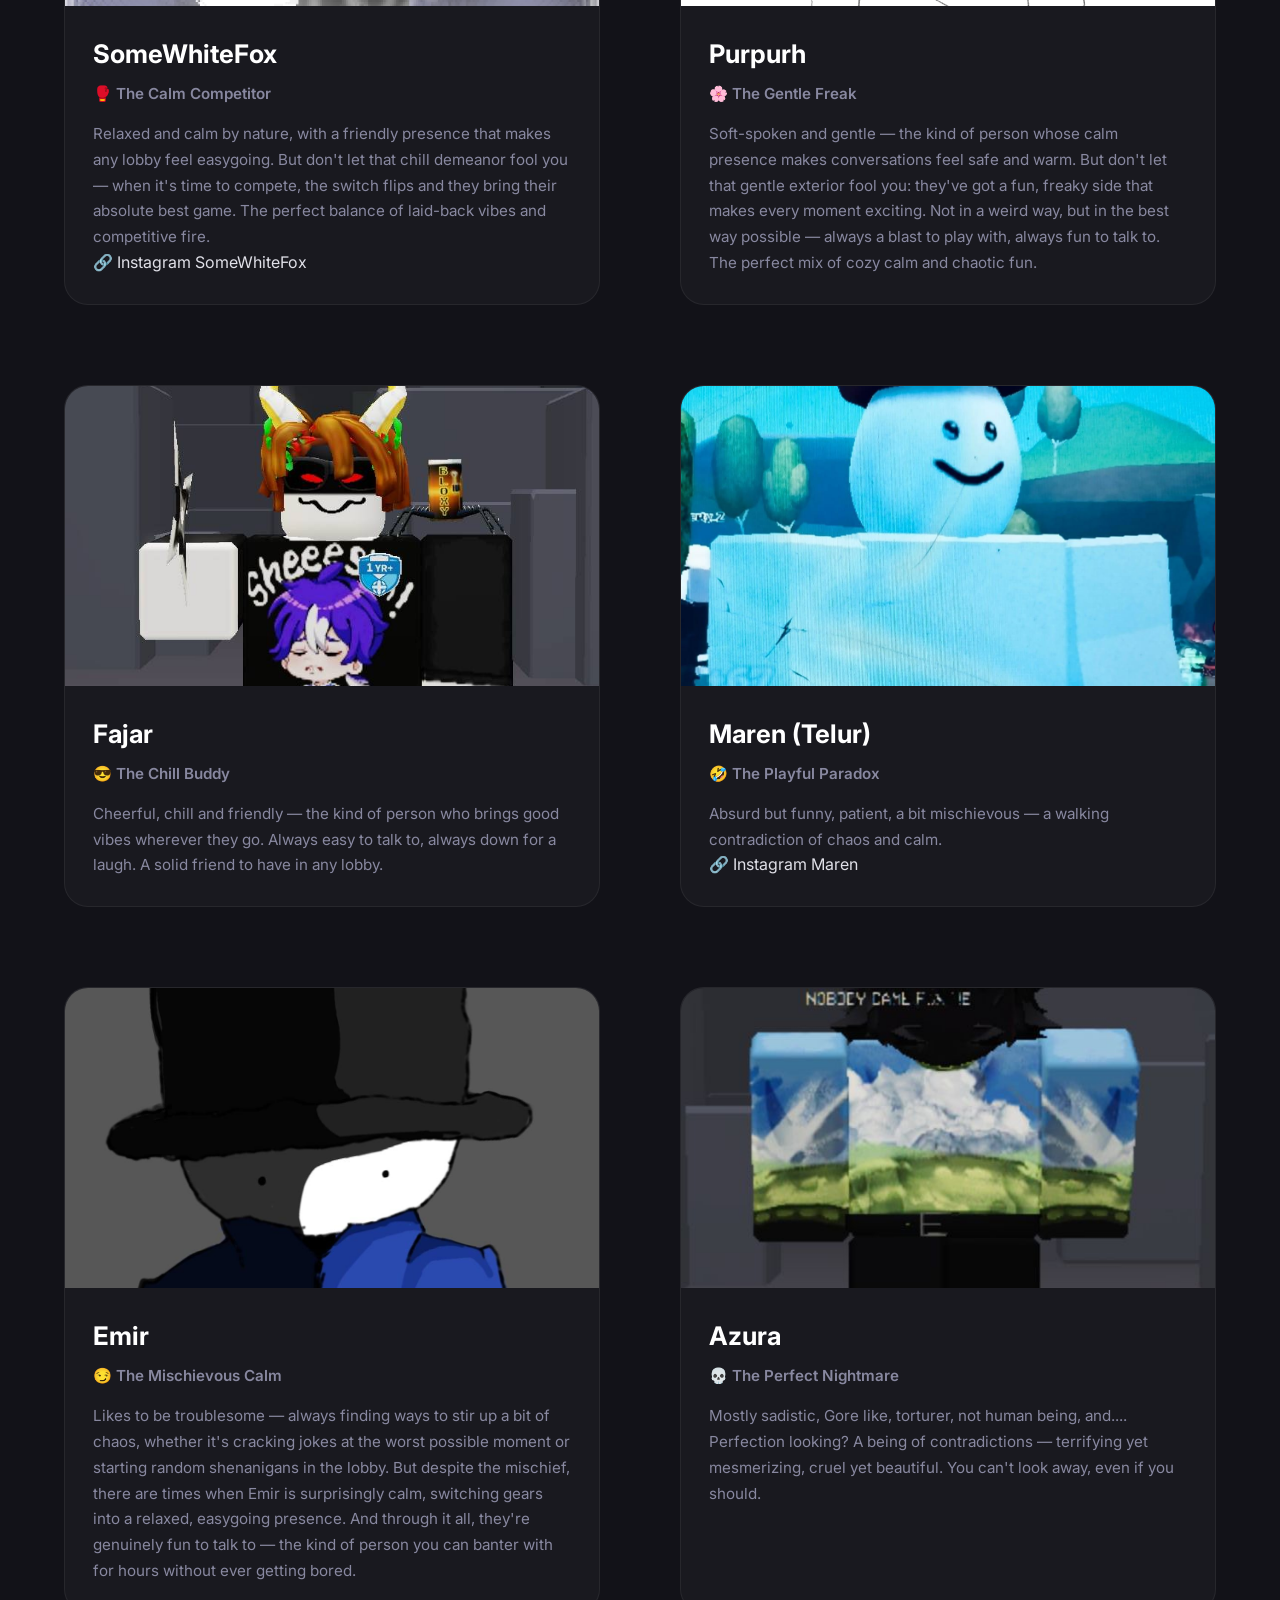
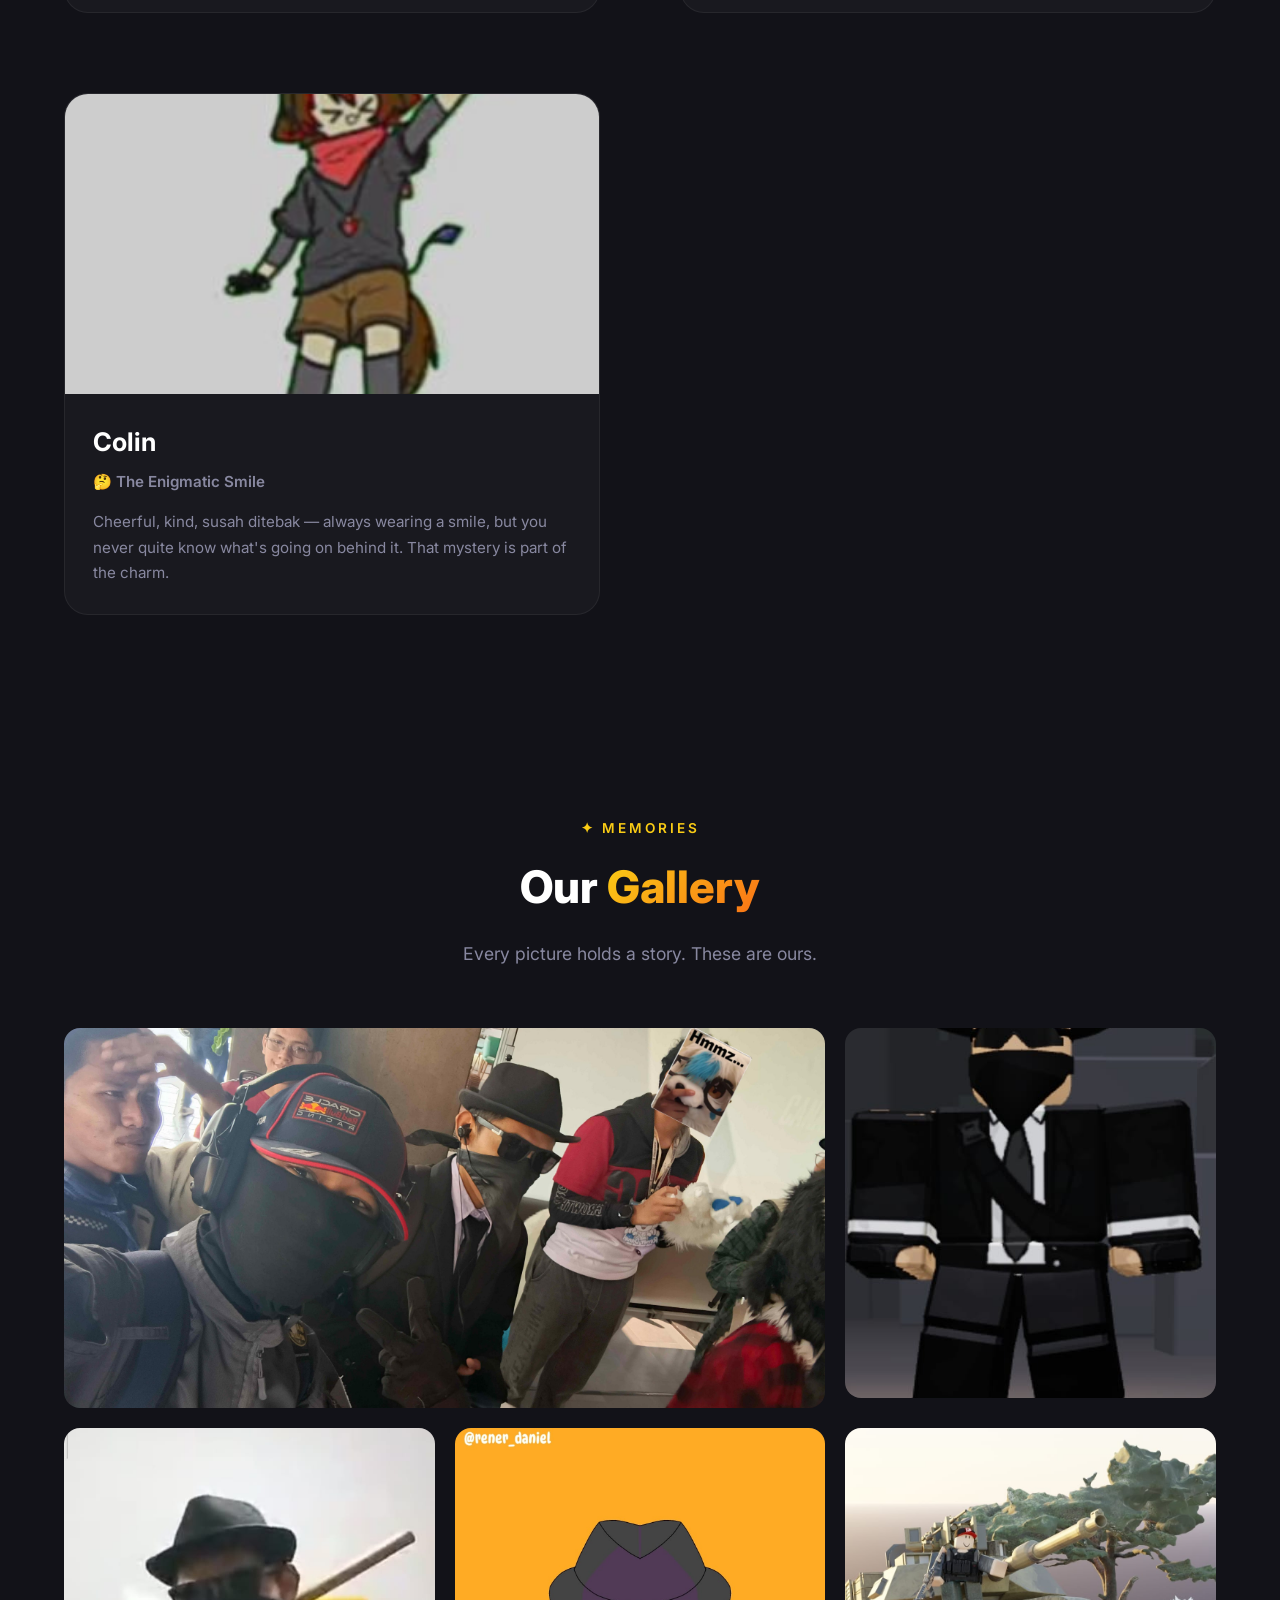
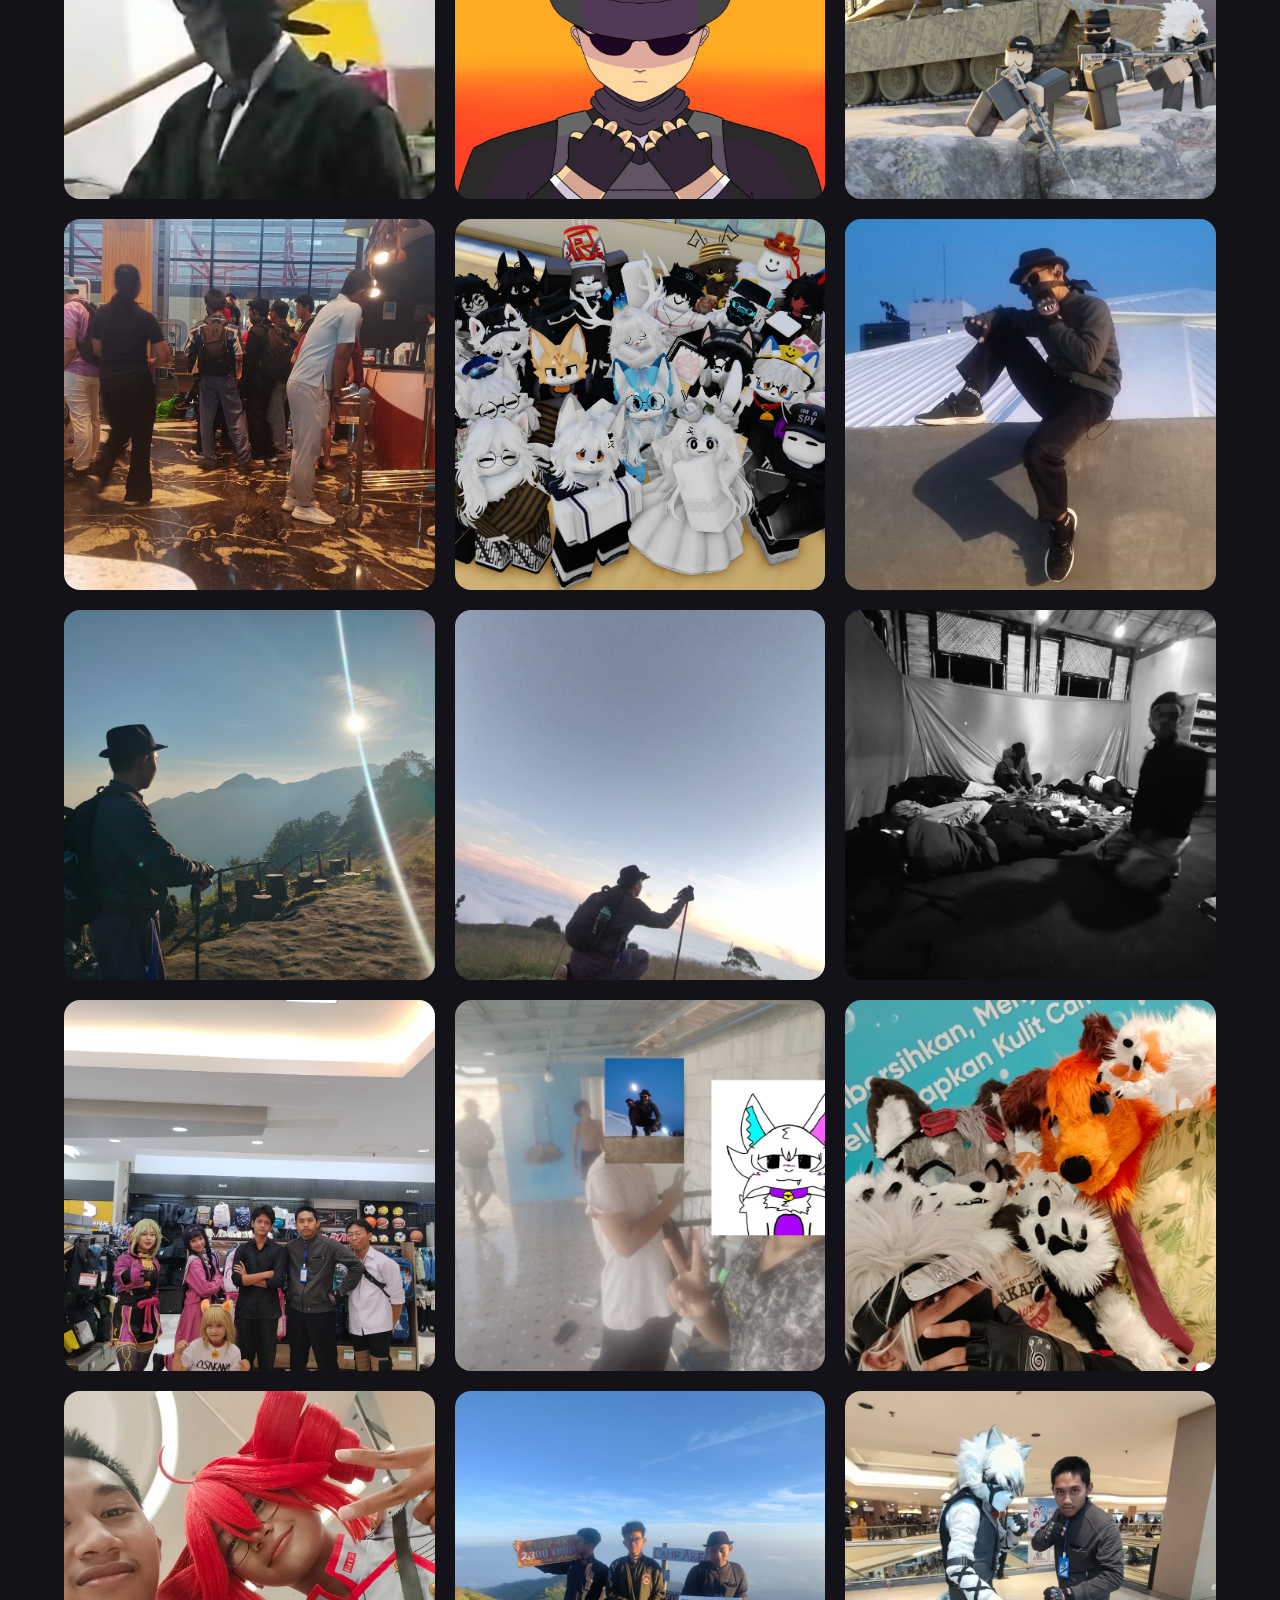
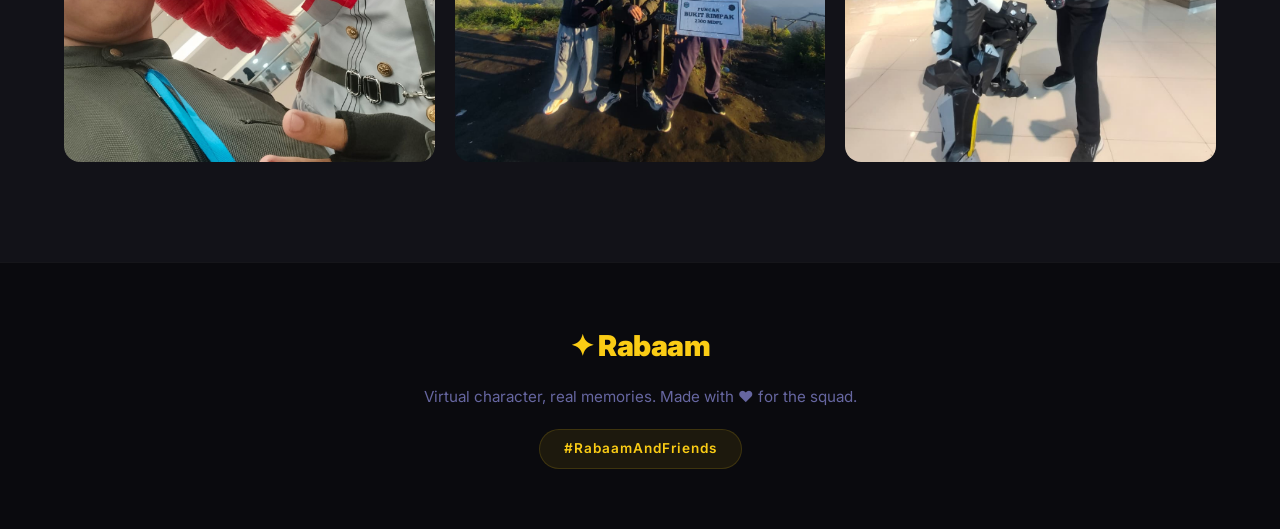
<file: index (1).html>
<!doctype html>
<html lang="id">
  <head>
    <meta charset="UTF-8" />
    <meta name="viewport" content="width=device-width, initial-scale=1.0" />
    <title>Rabaam & Friends</title>
    <link rel="stylesheet" href="CSS.css" />
    <link href="https://fonts.googleapis.com/css2?family=Inter:wght@300;400;600;700;800;900&display=swap" rel="stylesheet" />

    <link rel="icon" href="/icon.png" />
    <meta property="og:image" content="/icon.png" />
    <meta property="twitter:image" content="/art from renny.jpeg" />
    
    <meta name="description" content="Official Website of Rabaam & Friends" />
    <meta property="og:title" content="Rabaam & Friends" />
    <meta property="og:description" content="Official Website of Rabaam & Friends" />
  </head>
<body>

    <!-- ====== NAVBAR ====== -->
    <nav class="navbar">
        <div class="nav-container">
            <span class="logo">&#10022; Rabaam</span>
            <ul class="nav-links">
                <li><a href="#about">About</a></li>
                <li><a href="#friends">Friends</a></li>
                <li><a href="#gallery">Gallery</a></li>
            </ul>
        </div>
    </nav>

    <!-- ====== HERO SECTION ====== -->
    <section class="hero">
        <div class="hero-overlay"></div>
        <div class="hero-content">
            <h1 class="hero-title">Rabaam</h1>
            <p class="hero-subtitle">&#10022; Roblox OC &#183; Virtual Soul &#183; Friend to Many &#10022;</p>
            <p class="hero-tagline">"Just a virtual character living real memories with the best people."</p>
            <div class="hero-cta">
                <a href="#about" class="btn btn-primary">Explore My World</a>
                <a href="#gallery" class="btn btn-outline">View Gallery</a>
            </div>
    </section>

    <!-- ====== ABOUT SECTION ====== -->
    <section id="about" class="section about-section">
        <div class="container">
            <div class="about-grid">
                <div class="about-image">
                    <img src="rabaam (tactical).png" alt="Rabaam (Tactical)" />
                </div>
                <div class="about-text">
                    <span class="section-tag">&#10022; About</span>
                    <h2>Hey, I'm <span class="highlight">Rabaam</span></h2>
                    <p>
                        Rabaam is my OC from Roblox &#8212; my virtual character, my digital self. 
                        I'm that person who's always down for a good time in the game, 
                        whether we're grinding for wins or just messing around.
                    </p>
                    <p>
                        When I'm not in Roblox, you'll find me hanging out in <strong>Discord</strong>, 
                        listening to music while talking random stuff with my friends. 
                        Late night calls, random laughs, sharing playlists &#8212; that's my vibe.
                    </p>
                    <div class="hobbies">
                        <span class="hobby-tag">&#127918; Roblox</span>
                        <span class="hobby-tag">&#127925; Music</span>
                        <span class="hobby-tag">&#128172; Discord</span>
                        <span class="hobby-tag">&#129309; Friends</span>
                    </div>
            </div>
    </section>

    <!-- ====== FRIENDS SECTION ====== -->
    <section id="friends" class="section friends-section">
        <div class="container">
            <div class="section-header">
                <span class="section-tag">&#10022; Circle</span>
                <h2>My <span class="highlight">Friends</span></h2>
                <p class="section-desc">The people who make the virtual world feel like home.</p>
            </div>

            <div class="friends-grid">
                <!-- Renny -->
                <div class="friend-card">
                    <div class="friend-img">
                        <img src="renny oc.jpeg" alt="Renny" />
                    </div>
                    <div class="friend-info">
                        <h3>Renny</h3>
                        <p class="friend-role">&#129397; The Quiet Companion</p>
                        <p>
                            Introvert, afraid of losing someone you trust, but extrovert and easy to get along with if you know them well.
                        </p>
                        <p>
                            But for my opinion... meh, for me he is a good friend, and I can trust him. He is a good person, and I am glad to have him as my friend.
                        </p>
                        <a href="https://www.instagram.com/rener_daniell?utm_source=ig_web_button_share_sheet&igsh=ZDNlZDc0MzIxNw==" target="_blank" class="friend-link">&#128279; Instagram Renny</a>
                    </div>
                </div>

                <!-- Siven -->
                <div class="friend-card">
                    <div class="friend-img">
                        <img src="render syam.jpeg" alt="Syam" />
                    </div>
                    <div class="friend-info">
                        <h3>siven</h3>
                        <p class="friend-role">&#127912; The Creative Soul</p>
                        <p>
                            Siven brings the creative energy &#8212; awesome renders, cool vibes, 
                            and great company in the lobby. One of the core members of the squad.
                        </p>
                    </div>
                </div>

                <!-- Argi -->
                <div class="friend-card">
                    <div class="friend-img">
                        <img src="Argi (2).jpeg" alt="Argi" />
                    </div>
                    <div class="friend-info">
                        <h3>Argi</h3>
                        <p class="friend-role">&#128514; The Jokester</p>
                        <p>
                            Laid-back, fun, easygoing, loves cracking jokes &#8212; the kind of person who keeps the vibes light and the laughter going. Never a dull moment with Argi around.
                        </p>
                        <a href="https://www.instagram.com/argeantz?utm_source=ig_web_button_share_sheet&igsh=ZDNlZDc0MzIxNw==" target="_blank" class="friend-link">&#128279; Instagram Argi</a>
                    </div>
                </div> 

                <!-- Yukky -->
                <div class="friend-card">
                    <div class="friend-img">
                        <img src="Yukky.jpeg" alt="Yukky" />
                    </div>
                    <div class="friend-info">
                        <h3>Yukky</h3>
                        <p class="friend-role">&#128642; The Curious Railfan</p>
                        <p>
                            Autistic, deeply curious, and kind-hearted &#8212; even if sometimes a bit off-the-wall. And above all, a true train enthusiast, always ready to share their passion and dive into whatever sparks their interest. A warm, genuine soul who makes every conversation interesting, also a loremaker
                        </p>
                        <a href="https://www.instagram.com/mr_what713?utm_source=ig_web_button_share_sheet&igsh=ZDNlZDc0MzIxNw==" target="_blank" class="friend-link">&#128279; Instagram Yukky</a>
                    </div>
                </div>

                <!-- Ryko -->
                <div class="friend-card">
                    <div class="friend-img">
                        <img src="Ryko.jpeg" alt="Ryko" />
                    </div>
                    <div class="friend-info">
                        <h3>Ryko (Fboy)</h3>
                        <p class="friend-role">&#128526; The Chill Buddy</p>
                        <p>
                            sometimes can be idiot, cheerful, It could defuse the situation or make the chaos even worse.
                        </p>
                        <a href="https://www.instagram.com/aikoiko71?utm_source=ig_web_button_share_sheet&igsh=ZDNlZDc0MzIxNw==" target="_blank" class="friend-link">&#128279; Instagram Ryko</a>
                    </div>
                </div>

                <!-- Azernits -->
                <div class="friend-card">
                    <div class="friend-img">
                        <img src="azernits.jpeg" alt="Azernits" />
                    </div>
                    <div class="friend-info">
                        <h3>Azernits (Fboy + G)</h3>
                        <p class="friend-role">&#128526; The Competitive Joker</p>
                        <p>
                            A joker at heart, competitive, femboy, cheerful &#8212; and prone to spouting nonsense at any given moment. Never a quiet moment with Azernits around.
                        </p>
                        <a href="https://www.instagram.com/azernits?utm_source=ig_web_button_share_sheet&igsh=ZDNlZDc0MzIxNw==" target="_blank" class="friend-link">&#128279; Instagram Azernits</a>
                    </div>
                </div>

                <!-- Udin -->
                <div class="friend-card">
                    <div class="friend-img">
                        <img src="udin.png" alt="Udin" />
                    </div>
                    <div class="friend-info">
                        <h3>Udin</h3>
                        <p class="friend-role">&#128371;&#65039; The Vibe Setter</p>
                        <p>
                            Likes to make up random ideas, lighten the mood, have fun &#8212; always bringing fresh energy and keeping things interesting. The master of good times.
                        </p>
                        <a href="https://www.instagram.com/awan.udin_?utm_source=ig_web_button_share_sheet&igsh=ZDNlZDc0MzIxNw==" target="_blank" class="friend-link">&#128279; Instagram Udin</a>
                    </div>
                </div> 

                <!-- NightShade -->
                <div class="friend-card">
                    <div class="friend-img">
                        <img src="NightShade.jpeg" alt="NightShade" />
                    </div>
                    <div class="friend-info">
                        <h3>Nighty</h3>
                        <p class="friend-role">&#128218; The Playful Brain</p>
                        <p>
                            Playful and sometimes a little annoying &#8212; but in that fun way where you can't help but laugh. Always curious, always learning something new, always picking up random knowledge just to throw it into conversation. And then there's the the silly, nonsensical side that keeps everyone guessing whether they're being serious or just messing around. Never boring, never predictable.
                        </p>
                        <a href="https://www.instagram.com/unofficial_ocs_artdraw?utm_source=ig_web_button_share_sheet&igsh=ZDNlZDc0MzIxNw==" target="_blank" class="friend-link">&#128279; Instagram Nighty</a>
                    </div>
                </div>

                <!-- SomeWhiteFox -->
                <div class="friend-card">
                    <div class="friend-img">
                        <img src="SomeWhiteFox (N1GHTM4R3).jpeg" alt="SomeWhiteFox" />
                    </div>
                    <div class="friend-info">
                        <h3>SomeWhiteFox</h3>
                        <p class="friend-role">&#129354; The Calm Competitor</p>
                        <p>
                            Relaxed and calm by nature, with a friendly presence that makes any lobby feel easygoing. But don't let that chill demeanor fool you &#8212; when it's time to compete, the switch flips and they bring their absolute best game. The perfect balance of laid-back vibes and competitive fire.
                        </p>
                        <a href="https://www.instagram.com/just_shirokitto?utm_source=qr&igsh=NGx0cXZvcDg4a3Aw" target="_blank" class="friend-link">&#128279; Instagram SomeWhiteFox</a>
                    </div>
                </div>

                <!-- Purpurh -->
                <div class="friend-card">
                    <div class="friend-img">
                        <img src="purpurh.png" alt="Purpurh" />
                    </div>
                    <div class="friend-info">
                        <h3>Purpurh</h3>
                        <p class="friend-role">&#127800; The Gentle Freak</p>
                        <p>
                            Soft-spoken and gentle &#8212; the kind of person whose calm presence makes conversations feel safe and warm. But don't let that gentle exterior fool you: they've got a fun, freaky side that makes every moment exciting. Not in a weird way, but in the best way possible &#8212; always a blast to play with, always fun to talk to. The perfect mix of cozy calm and chaotic fun.
                        </p>
                    </div>
                </div>

                <!-- Fajar -->
                <div class="friend-card">
                    <div class="friend-img">
                        <img src="fajar (N1GHTM4R3).jpg" alt="Fajar" />
                    </div>
                    <div class="friend-info">
                        <h3>Fajar</h3>
                        <p class="friend-role">&#128526; The Chill Buddy</p>
                        <p>
                            Cheerful, chill and friendly &#8212; the kind of person who brings good vibes wherever they go. Always easy to talk to, always down for a laugh. A solid friend to have in any lobby.
                        </p>
                    </div>
                </div>

                <!-- Maren (Telur) -->
                <div class="friend-card">
                    <div class="friend-img">
                        <img src="Maren (Telur N1GHTM4R3).jpeg" alt="Maren (Telur)" />
                    </div>
                    <div class="friend-info">
                        <h3>Maren (Telur)</h3>
                        <p class="friend-role">&#129315; The Playful Paradox</p>
                        <p>
                            Absurd but funny, patient, a bit mischievous &#8212; a walking contradiction of chaos and calm.
                        </p>
                    <a href="https://www.instagram.com/mrentelur_?utm_source=ig_web_button_share_sheet&igsh=ZDNlZDc0MzIxNw==" target="_blank" class="friend-link">&#128279; Instagram Maren</a>
                    </div>
                </div>

                <!-- Emir -->
                <div class="friend-card">
                    <div class="friend-img">
                        <img src="Emir (N1GHTM4R3).jpeg" alt="Emir" />
                    </div>
                    <div class="friend-info">
                        <h3>Emir</h3>
                        <p class="friend-role">&#128527; The Mischievous Calm</p>
                        <p>
                            Likes to be troublesome &#8212; always finding ways to stir up a bit of chaos, whether it's cracking jokes at the worst possible moment or starting random shenanigans in the lobby. But despite the mischief, there are times when Emir is surprisingly calm, switching gears into a relaxed, easygoing presence. And through it all, they're genuinely fun to talk to &#8212; the kind of person you can banter with for hours without ever getting bored.
                        </p>
                    </div>
                </div>

                <!-- Azura -->
                <div class="friend-card">
                    <div class="friend-img">
                        <img src="Azura (N1GHTM4R3).jpg" alt="Azura" />
                    </div>
                    <div class="friend-info">
                        <h3>Azura</h3>
                        <p class="friend-role">&#128128; The Perfect Nightmare</p>
                        <p>
                            Mostly sadistic, Gore like, torturer, not human being, and.... Perfection looking? A being of contradictions &#8212; terrifying yet mesmerizing, cruel yet beautiful. You can't look away, even if you should.
                        </p>
                    </div>
                </div>

                <!-- Colin -->
                <div class="friend-card">
                    <div class="friend-img">
                        <img src="Colin (N1GHTM4R3).jpg" alt="Colin" />
                    </div>
                    <div class="friend-info">
                        <h3>Colin</h3>
                        <p class="friend-role">&#129300; The Enigmatic Smile</p>
                        <p>
                            Cheerful, kind, susah ditebak &#8212; always wearing a smile, but you never quite know what's going on behind it. That mystery is part of the charm.
                        </p>
                    </div>
                </div>

    </section>  

    <!-- ====== GALLERY SECTION ====== -->
    <section id="gallery" class="section gallery-section">
        <div class="container">
            <div class="section-header">
                <span class="section-tag">&#10022; Memories</span>
                <h2>Our <span class="highlight">Gallery</span></h2>
                <p class="section-desc">Every picture holds a story. These are ours.</p>
            </div>

            <div class="gallery-grid">
                <div class="gallery-item wide">
                    <img src="me and my friends on IWAG.jpeg" alt="Me and my friends" />
                    <div class="gallery-overlay">
                        <span>&#129730; Me & My Friends</span>
                    </div>
                </div>
                <div class="gallery-item">
                    <img src="rabaam (nontactical).jpeg" alt="Rabaam (Non-tactical)" />
                    <div class="gallery-overlay">
                        <span>&#128526; Rabaam &#8212; Chill Mode</span>
                    </div>
                </div>
                <div class="gallery-item">
                    <img src="my oc with stick.jpeg" alt="My OC with stick" />
                    <div class="gallery-overlay">
                        <span>&#129668; OC with Stick</span>
                    </div>
                </div>
                <div class="gallery-item">
                    <img src="art from renny.jpeg" alt="Art from Renny" />
                    <div class="gallery-overlay">
                        <span>&#127912; Art by Renny</span>
                    </div>
                </div>
                <div class="gallery-item">
                    <img src="render from syam.jpeg" alt="Render from Syam" />
                    <div class="gallery-overlay">
                        <span>&#10024; Render by Syam</span>
                    </div> 
                </div>
                <div class="gallery-item">
                    <img src="lobby IWAG.jpeg" alt="Lobby IWAG" />
                    <div class="gallery-overlay">
                        <span>&#127918; Lobby IWAG</span>
                    </div>
                </div>
                <div class="gallery-item">
                    <img src="a memoriable.png" alt="A memorable" />
                    <div class="gallery-overlay">
                        <span>&#128150; A Memorable Moment</span>
                    </div>
                </div>
                <div class="gallery-item">
                    <img src="on rooftop.jpeg" alt="On rooftop" />
                    <div class="gallery-overlay">
                        <span>&#127751; On the Rooftop</span>
                    </div>
                </div>
                <div class="gallery-item">
                    <img src="rimpak hill 1.jpeg" alt="Rimpak Hill 1" />
                    <div class="gallery-overlay">
                        <span>&#9968;&#65039; Rimpak Hill</span>
                    </div>
                </div>
                <div class="gallery-item">
                    <img src="rimpak hill 2.jpeg" alt="Rimpak Hill 2" />
                    <div class="gallery-overlay">
                        <span>&#127956;&#65039; Rimpak Hill II</span>
                    </div>
                </div>
                <div class="gallery-item">
                    <img src="sleeping on hill.jpeg" alt="Sleeping on hill" />
                    <div class="gallery-overlay">
                        <span>&#128564; Sleeping on the Hill</span>
                    </div>
                </div>
                <div class="gallery-item">
                    <img src="volunteer.jpeg" alt="Volunteer" />
                    <div class="gallery-overlay">
                        <span>&#129309; Volunteer Day</span>
                    </div>
                </div>
                <div class="gallery-item">
                    <img src="Me & Astro.jpeg" alt="Me and Astro" />
                    <div class="gallery-overlay">
                        <span>&#129303; Me and Astro</span>
                    </div>
                </div>
                <div class="gallery-item">
                    <img src="First time meet with furry.jpeg" alt="Nathan and Zian" />
                    <div class="gallery-overlay">
                        <span>&#128062; Meet with Zian & Nathan</span>
                    </div>
                </div>
                <div class="gallery-item">
                    <img src="teto.jpeg" alt="Teto" />
                    <div class="gallery-overlay">
                        <span>&#128075; meet teto</span>
                    </div>
                </div>
                <div class="gallery-item">
                    <img src="On top of rimpak.jpeg" alt="Me and Astro" />
                    <div class="gallery-overlay">
                        <span>&#127748; On Top of Rimpak</span>
                    </div>
                </div>
                <div class="gallery-item">
                    <img src="kkwp AKA.jpeg" alt="kkwp AKA" />
                    <div class="gallery-overlay">
                        <span>&#127881; Meet with KKWP AKA</span>
                    </div>
            </div>
    </section>

    <!-- ====== FOOTER ====== -->
    <footer class="footer">
        <div class="container">
            <div class="footer-content">
                <span class="footer-logo">&#10022; Rabaam</span>
                <p class="footer-text">Virtual character, real memories. Made with &#10084;&#65039; for the squad.</p>
                <div class="footer-tag">#RabaamAndFriends</div>
        </div>
    </footer>

</body>
</html>
</file>
<file: CSS.css>
/* ====== RESET & BASE ====== */
*, *::before, *::after {
    margin: 0;
    padding: 0;
    box-sizing: border-box;
}

html {
    scroll-behavior: smooth;
}

body {
    font-family: 'Inter', -apple-system, BlinkMacSystemFont, 'Segoe UI', sans-serif;
    background: #0f0f14;
    color: #e0e0e8;
    line-height: 1.6;
    overflow-x: hidden;
}

img {
    max-width: 100%;
    height: auto;
    display: block;
}

a {
    text-decoration: none;
    color: inherit;
}

.container {
    max-width: 1200px;
    margin: 0 auto;
    padding: 0 24px;
}

.section {
    padding: 100px 0;
    position: relative;
}

.section-header {
    text-align: center;
    margin-bottom: 60px;
}

.section-tag {
    display: inline-block;
    font-size: 0.85rem;
    font-weight: 600;
    color: #facc15;
    letter-spacing: 3px;
    text-transform: uppercase;
    margin-bottom: 12px;
}

.section-header h2 {
    font-size: 2.8rem;
    font-weight: 800;
    color: #ffffff;
    margin-bottom: 16px;
}

.section-desc {
    font-size: 1.1rem;
    color: #8888a0;
    max-width: 600px;
    margin: 0 auto;
}

.highlight {
    background: linear-gradient(135deg, #facc15, #f97316);
    -webkit-background-clip: text;
    -webkit-text-fill-color: transparent;
    background-clip: text;
}

/* ====== NAVBAR ====== */
.navbar {
    position: fixed;
    top: 0;
    left: 0;
    width: 100%;
    z-index: 1000;
    background: rgba(15, 15, 20, 0.85);
    backdrop-filter: blur(20px);
    border-bottom: 1px solid rgba(255, 255, 255, 0.06);
    padding: 16px 0;
}

.nav-container {
    max-width: 1200px;
    margin: 0 auto;
    padding: 0 24px;
    display: flex;
    align-items: center;
    justify-content: space-between;
}

.logo {
    font-size: 1.4rem;
    font-weight: 900;
    color: #facc15;
    letter-spacing: -0.5px;
}

.nav-links {
    list-style: none;
    display: flex;
    gap: 32px;
}

.nav-links a {
    font-size: 0.95rem;
    font-weight: 500;
    color: #a0a0b8;
    transition: color 0.3s ease;
    position: relative;
}

.nav-links a::after {
    content: '';
    position: absolute;
    bottom: -4px;
    left: 0;
    width: 0;
    height: 2px;
    background: #facc15;
    transition: width 0.3s ease;
}

.nav-links a:hover {
    color: #facc15;
}

.nav-links a:hover::after {
    width: 100%;
}

/* ====== HERO ====== */
.hero {
    min-height: 100vh;
    display: flex;
    align-items: center;
    justify-content: center;
    position: relative;
    background: linear-gradient(135deg, #0f0f14 0%, #1a1a2e 40%, #0f0f14 100%);
    overflow: hidden;
}

.hero::before {
    content: '';
    position: absolute;
    width: 600px;
    height: 600px;
    background: radial-gradient(circle, rgba(250, 204, 21, 0.08) 0%, transparent 70%);
    top: -200px;
    right: -200px;
    border-radius: 50%;
}

.hero::after {
    content: '';
    position: absolute;
    width: 400px;
    height: 400px;
    background: radial-gradient(circle, rgba(249, 115, 22, 0.06) 0%, transparent 70%);
    bottom: -150px;
    left: -150px;
    border-radius: 50%;
}

.hero-overlay {
    position: absolute;
    inset: 0;
    background: url("data:image/svg+xml,%3Csvg width='60' height='60' viewBox='0 0 60 60' xmlns='http://www.w3.org/2000/svg'%3E%3Cg fill='none' fill-rule='evenodd'%3E%3Cg fill='%23ffffff' fill-opacity='0.02'%3E%3Cpath d='M36 34v-4h-2v4h-4v2h4v4h2v-4h4v-2h-4zm0-30V0h-2v4h-4v2h4v4h2V6h4V4h-4zM6 34v-4H4v4H0v2h4v4h2v-4h4v-2H6zM6 4V0H4v4H0v2h4v4h2V6h4V4H6z'/%3E%3C/g%3E%3C/g%3E%3C/svg%3E");
    opacity: 0.5;
}

.hero-content {
    text-align: center;
    position: relative;
    z-index: 2;
    padding: 0 24px;
    max-width: 800px;
}

.hero-title {
    font-size: 6rem;
    font-weight: 900;
    color: #ffffff;
    letter-spacing: -3px;
    line-height: 1;
    margin-bottom: 16px;
    animation: fadeUp 1s ease forwards;
}

.hero-subtitle {
    font-size: 1.1rem;
    color: #facc15;
    font-weight: 500;
    letter-spacing: 2px;
    margin-bottom: 20px;
    animation: fadeUp 1s ease 0.2s forwards;
    opacity: 0;
}

.hero-tagline {
    font-size: 1.2rem;
    color: #8888a0;
    font-style: italic;
    margin-bottom: 40px;
    animation: fadeUp 1s ease 0.4s forwards;
    opacity: 0;
}

.hero-cta {
    display: flex;
    gap: 16px;
    justify-content: center;
    flex-wrap: wrap;
    animation: fadeUp 1s ease 0.6s forwards;
    opacity: 0;
}

.btn {
    padding: 14px 36px;
    border-radius: 50px;
    font-weight: 600;
    font-size: 0.95rem;
    transition: all 0.3s ease;
    display: inline-block;
}

.btn-primary {
    background: linear-gradient(135deg, #facc15, #f97316);
    color: #0f0f14;
    box-shadow: 0 4px 24px rgba(250, 204, 21, 0.3);
}

.btn-primary:hover {
    transform: translateY(-3px);
    box-shadow: 0 8px 32px rgba(250, 204, 21, 0.4);
}

.btn-outline {
    border: 2px solid rgba(255, 255, 255, 0.15);
    color: #ffffff;
}

.btn-outline:hover {
    border-color: #facc15;
    color: #facc15;
    transform: translateY(-3px);
}

/* ====== ABOUT ====== */
.about-section {
    background: #0f0f14;
}

.about-grid {
    display: grid;
    grid-template-columns: 1fr 1fr;
    gap: 60px;
    align-items: center;
}

.about-image {
    position: relative;
    display: flex;
    justify-content: center;
    height: 400px;
    width: 400px;
}

.about-image img {
    border-radius: 24px;
    box-shadow: 0 20px 60px rgba(0, 0, 0, 0.5);
    transition: transform 0.5s ease;
    max-height: 500px;
    width: auto;
    object-fit: contain;
}

.about-image:hover img {
    transform: scale(1.02);
}

.image-caption {
    position: absolute;
    bottom: 20px;
    left: 20px;
    background: rgba(0, 0, 0, 0.7);
    backdrop-filter: blur(10px);
    padding: 8px 16px;
    border-radius: 12px;
    font-size: 0.85rem;
    color: #facc15;
    font-weight: 500;
}

.about-text h2 {
    font-size: 2.8rem;
    font-weight: 800;
    color: #ffffff;
    margin-bottom: 24px;
    line-height: 1.2;
}

.about-text p {
    font-size: 1.05rem;
    color: #a0a0b8;
    margin-bottom: 20px;
    line-height: 1.8;
}

.hobbies {
    display: flex;
    flex-wrap: wrap;
    gap: 12px;
    margin-top: 28px;
}

.hobby-tag {
    padding: 8px 20px;
    background: rgba(250, 204, 21, 0.1);
    border: 1px solid rgba(250, 204, 21, 0.2);
    border-radius: 50px;
    font-size: 0.9rem;
    font-weight: 500;
    color: #facc15;
    transition: all 0.3s ease;
}

.hobby-tag:hover {
    background: rgba(250, 204, 21, 0.2);
    transform: translateY(-2px);
}

/* ====== FRIENDS ====== */
.friends-section {
    background: #121218;
}

.friends-grid {
    display: grid;
    grid-template-columns: 1fr 1fr;
    gap: 80px;
}

.friend-card {
    background: rgba(255, 255, 255, 0.03);
    border: 1px solid rgba(255, 255, 255, 0.06);
    border-radius: 24px;
    overflow: hidden;
    transition: all 0.4s ease;
}

.friend-card:hover {
    transform: translateY(-8px);
    border-color: rgba(250, 204, 21, 0.3);
    box-shadow: 0 20px 60px rgba(0, 0, 0, 0.4);
}

.friend-img {
    width: 100%;
    height: 300px;
    overflow: hidden;
}

.friend-img-placeholder {
    display: flex;
    align-items: center;
    justify-content: center;
    background: linear-gradient(135deg, #1a1a2e, #2a1a3e);
}

.placeholder-avatar {
    width: 120px;
    height: 120px;
    border-radius: 50%;
    background: linear-gradient(135deg, #facc15, #f97316);
    color: #0f0f14;
    font-size: 2.5rem;
    font-weight: 900;
    display: flex;
    align-items: center;
    justify-content: center;
    box-shadow: 0 0 40px rgba(250, 204, 21, 0.3);
    transition: all 0.4s ease;
}

.friend-card:hover .placeholder-avatar {
    transform: scale(1.1);
    box-shadow: 0 0 60px rgba(250, 204, 21, 0.5);
}

.friend-img img {
    width: 100%;
    height: 100%;
    object-fit: cover;
    transition: transform 0.5s ease;
}

.friend-card:hover .friend-img img {
    transform: scale(1.08);
}

.friend-info {
    padding: 28px;
}

.friend-info h3 {
    font-size: 1.6rem;
    font-weight: 700;
    color: #ffffff;
    margin-bottom: 6px;
}

.friend-role {
    font-size: 0.9rem;
    color: #facc15;
    font-weight: 600;
    margin-bottom: 14px;
}

.friend-info p {
    color: #8888a0;
    font-size: 0.95rem;
    line-height: 1.7;
}

/* ====== GALLERY ====== */
.gallery-section {
    background: #121218;
}

.gallery-grid {
    display: grid;
    grid-template-columns: repeat(3, 1fr);
    gap: 20px;
}

.gallery-item {
    position: relative;
    border-radius: 16px;
    overflow: hidden;
    aspect-ratio: 1;
    cursor: pointer;
}

.gallery-item.wide {
    grid-column: span 2;
    grid-row: span 1;
    aspect-ratio: 2 / 1;
}

.gallery-item img {
    width: 100%;
    height: 100%;
    object-fit: cover;
    transition: transform 0.5s ease;
}

.gallery-item:hover img {
    transform: scale(1.08);
}

.gallery-overlay {
    position: absolute;
    inset: 0;
    background: linear-gradient(to top, rgba(0, 0, 0, 0.8) 0%, transparent 60%);
    display: flex;
    align-items: flex-end;
    padding: 20px;
    opacity: 0;
    transition: opacity 0.4s ease;
}

.gallery-item:hover .gallery-overlay {
    opacity: 1;
}

.gallery-overlay span {
    font-size: 0.95rem;
    font-weight: 600;
    color: #ffffff;
    background: rgba(0, 0, 0, 0.5);
    backdrop-filter: blur(8px);
    padding: 8px 18px;
    border-radius: 12px;
}

/* ====== FOOTER ====== */
.footer {
    background: #0a0a0e;
    border-top: 1px solid rgba(255, 255, 255, 0.05);
    padding: 60px 0;
    text-align: center;
}

.footer-content {
    max-width: 500px;
    margin: 0 auto;
}

.footer-logo {
    font-size: 1.8rem;
    font-weight: 900;
    color: #facc15;
    letter-spacing: -0.5px;
    display: block;
    margin-bottom: 16px;
}

.footer-text {
    color: #6666a0;
    font-size: 0.95rem;
    margin-bottom: 20px;
}

.footer-tag {
    display: inline-block;
    padding: 8px 24px;
    background: rgba(250, 204, 21, 0.08);
    border: 1px solid rgba(250, 204, 21, 0.15);
    border-radius: 50px;
    font-size: 0.85rem;
    font-weight: 600;
    color: #facc15;
    letter-spacing: 1px;
}

/* ====== ANIMATIONS ====== */
@keyframes fadeUp {
    from {
        opacity: 0;
        transform: translateY(30px);
    }
    to {
        opacity: 1;
        transform: translateY(0);
    }
}

/* ====== RESPONSIVE ====== */
@media (max-width: 1024px) {
    .about-grid {
        gap: 40px;
    }

    .gallery-grid {
        grid-template-columns: repeat(2, 1fr);
    }

    .gallery-item.wide {
        grid-column: span 2;
    }
}

@media (max-width: 768px) {
    .hero-title {
        font-size: 3.5rem;
        letter-spacing: -1px;
    }

    .hero-subtitle {
        font-size: 0.9rem;
    }

    .section {
        padding: 60px 0;
    }

    .section-header h2 {
        font-size: 2rem;
    }

    .about-grid {
        grid-template-columns: 1fr;
        gap: 30px;
    }

    .about-text h2 {
        font-size: 2rem;
    }

    .friends-grid {
        grid-template-columns: 1fr;
    }

    .friend-img {
        height: 240px;
    }

    .personalities-grid {
        grid-template-columns: 1fr;
    }

    .personality-card {
        flex-direction: column;
        align-items: center;
        text-align: center;
        padding: 28px;
    }

    .personality-avatar {
        width: 100px;
        height: 100px;
        min-width: 100px;
    }

    .personality-header {
        justify-content: center;
    }

    .personality-traits {
        justify-content: center;
    }

    .gallery-grid {
        grid-template-columns: 1fr 1fr;
        gap: 12px;
    }

    .gallery-item.wide {
        grid-column: span 2;
        aspect-ratio: 1.5 / 1;
    }

    .nav-links {
        gap: 16px;
    }

    .nav-links a {
        font-size: 0.8rem;
    }

    .hero-cta {
        flex-direction: column;
        align-items: center;
    }
}

@media (max-width: 480px) {
    .hero-title {
        font-size: 2.5rem;
    }

    .gallery-grid {
        grid-template-columns: 1fr;
    }

    .gallery-item.wide {
        grid-column: span 1;
        aspect-ratio: 1;
    }

    .nav-links {
        gap: 12px;
    }

    .nav-links a {
        font-size: 0.75rem;
    }

    .about-text h2 {
        font-size: 1.6rem;
    }
}
</file>
